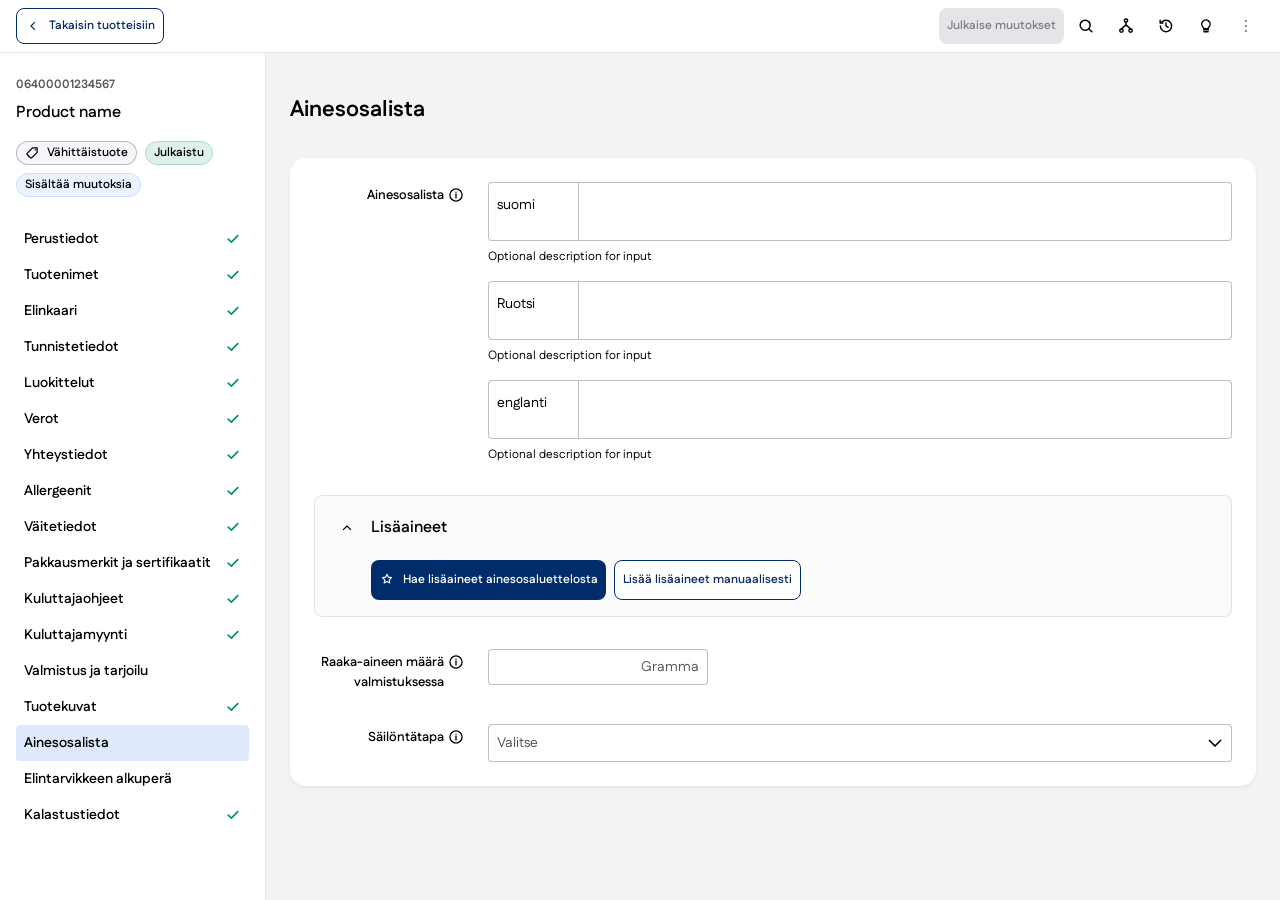
<file: proto/index.html>
<!doctype html>
<html lang="fi" class="h-full antialiased">
  <head>
    <meta charset="UTF-8" />
    <link rel="icon" type="image/svg+xml" href="/proto/favicon.svg" />
    <meta name="viewport" content="width=device-width, initial-scale=1.0" />
    <meta name="description" content="Tuotteen ainesosalistan muokkaus" />
    <meta name="robots" content="noindex, nofollow" />
    <title>Ainesosalista</title>
    <script type="module" crossorigin src="/proto/assets/index-P97MSSOm.js"></script>
    <link rel="stylesheet" crossorigin href="/proto/assets/index-zXrFXP0h.css">
  </head>
  <body class="h-full overflow-hidden font-sans">
    <div id="root" class="h-full"></div>
  </body>
</html>
</file>
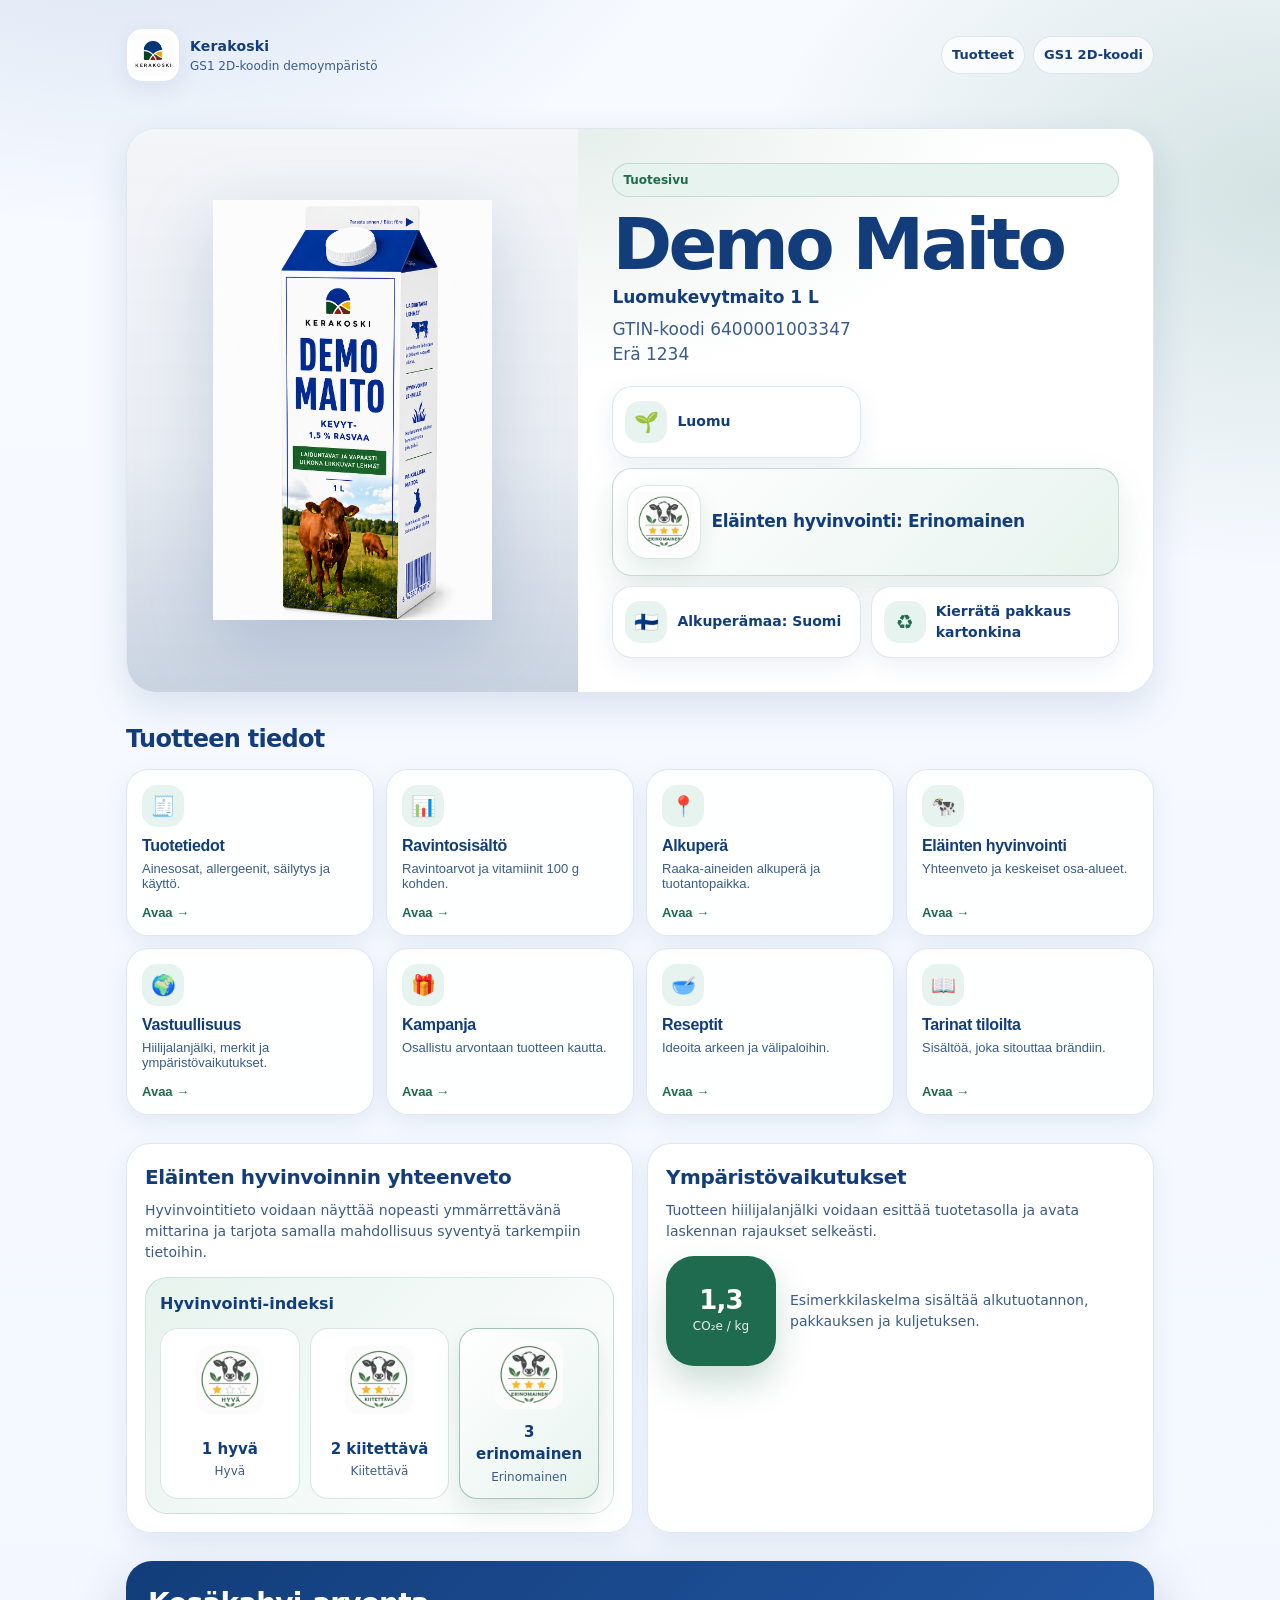
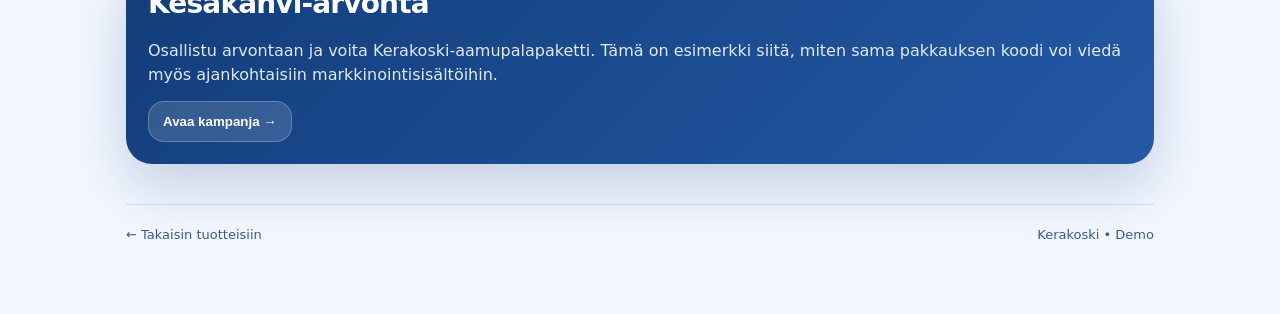
<file: maito.html>
<!doctype html>
<html lang="fi">
<head>
  <meta charset="utf-8" />
  <meta name="viewport" content="width=device-width, initial-scale=1" />
  <title>Demo Maito - Kerakoski</title>
  <meta name="description" content="Demo Maito - mobiilioptimoitu GS1 2D-koodin tuotesivu." />
  <style>
    :root{--blue:#123D7A;--blue2:#2459A6;--green:#1F6B4F;--green2:#E7F3EE;--bg:#F3F7FF;--card:rgba(255,255,255,.92);--ink:#123D7A;--muted:#3A5C8A;--line:rgba(18,61,122,.12);--shadow:0 14px 38px rgba(18,61,122,.12);--soft:0 8px 24px rgba(18,61,122,.08);--radius:24px;--max:1060px}
    *{box-sizing:border-box}html{scroll-behavior:smooth;-webkit-text-size-adjust:100%;text-size-adjust:100%}body{margin:0;font-family:ui-sans-serif,system-ui,-apple-system,Segoe UI,Roboto,Helvetica,Arial,"Apple Color Emoji","Segoe UI Emoji";color:var(--ink);background:radial-gradient(1000px 700px at 10% -10%,rgba(36,89,166,.18),transparent 60%),radial-gradient(900px 650px at 100% 10%,rgba(31,107,79,.16),transparent 58%),linear-gradient(180deg,#F7FAFF 0%,var(--bg) 100%);line-height:1.5}img{max-width:100%;height:auto;display:block}a{color:inherit}h1,h2,h3,p,li,span,strong{hyphens:auto;overflow-wrap:break-word;word-break:normal}.wrap{max-width:var(--max);margin:0 auto;padding:20px 16px 70px}.topbar{display:flex;align-items:center;justify-content:space-between;gap:14px;padding:8px 0 18px}.brand{display:flex;align-items:center;gap:10px;text-decoration:none;min-width:0}.logo{width:54px;height:54px;border-radius:16px;background:#fff;border:1px solid var(--line);box-shadow:var(--soft);display:grid;place-items:center;overflow:hidden;padding:5px;flex:0 0 auto}.logo img{width:100%;height:100%;object-fit:contain}.brand strong{display:block;font-size:14px;letter-spacing:.2px;color:var(--blue)}.brand span{display:block;font-size:12px;color:var(--muted)}.nav{display:flex;gap:8px;flex-wrap:wrap;justify-content:flex-end;font-size:13px}.nav a{text-decoration:none;padding:8px 10px;border-radius:999px;background:rgba(255,255,255,.72);border:1px solid var(--line);color:var(--blue);font-weight:700;white-space:nowrap}@media(max-width:640px){.topbar{align-items:flex-start;flex-direction:column}.nav{justify-content:flex-start}}
    .hero{border-radius:30px;overflow:hidden;background:var(--card);border:1px solid var(--line);box-shadow:var(--shadow)}.heroGrid{display:grid;grid-template-columns:1fr}.heroImage{position:relative;min-height:360px;background:linear-gradient(180deg,rgba(18,61,122,.05),rgba(18,61,122,.12)),#fff;display:flex;align-items:center;justify-content:center;padding:20px}.heroImage:after{content:"";position:absolute;inset:auto 0 0 0;height:42%;background:linear-gradient(180deg,transparent,rgba(18,61,122,.12));pointer-events:none}.heroImage img{max-height:420px;object-fit:contain;position:relative;z-index:1;filter:drop-shadow(0 24px 38px rgba(18,61,122,.18))}.heroInfo{padding:22px;background:radial-gradient(700px 420px at 0% 0%,rgba(31,107,79,.11),transparent 60%),rgba(255,255,255,.88)}.kicker{display:inline-flex;align-items:center;gap:8px;padding:7px 10px;border-radius:999px;background:var(--green2);color:var(--green);border:1px solid rgba(31,107,79,.18);font-size:12px;font-weight:800}h1{margin:14px 0 8px;font-size:clamp(38px,10vw,72px);line-height:.92;letter-spacing:-.05em;color:var(--blue)}.lead{margin:0;font-size:17px;color:var(--muted);max-width:64ch}.lead strong{display:block;margin-bottom:6px;color:var(--blue)}.badges{display:grid;grid-template-columns:repeat(2,minmax(0,1fr));gap:10px;margin-top:18px}.badge{min-height:72px;border-radius:20px;background:#fff;border:1px solid var(--line);box-shadow:var(--soft);padding:12px;display:flex;align-items:center;gap:10px}.badgeIcon{width:42px;height:42px;border-radius:15px;display:grid;place-items:center;background:var(--green2);color:var(--green);flex:0 0 auto;font-size:20px;overflow:hidden}.badgeIcon img{width:100%;height:100%;object-fit:contain}.badge b{display:block;font-size:14px;color:var(--blue)}.badge span{display:none}.badge.highlight{grid-column:span 2;min-height:108px;padding:14px;background:linear-gradient(135deg,#fff,var(--green2));border-color:rgba(31,107,79,.22);box-shadow:0 14px 34px rgba(31,107,79,.12)}.badge.highlight .badgeIcon{width:74px;height:74px;border-radius:20px;background:#fff;border:1px solid rgba(31,107,79,.16);box-shadow:0 10px 22px rgba(31,107,79,.10);padding:6px}.badge.highlight b{font-size:17px;letter-spacing:-.02em}@media(min-width:840px){.heroGrid{grid-template-columns:.88fr 1.12fr}.heroImage{min-height:560px}.heroInfo{display:flex;flex-direction:column;justify-content:center;padding:34px}.badges{grid-template-columns:repeat(2,minmax(0,1fr))}}
    section{margin-top:28px}.sectionHead{margin-bottom:12px}.sectionHead h2{margin:0;font-size:24px;letter-spacing:-.03em;color:var(--blue)}.sectionHead p{display:none}.actionGrid{display:grid;grid-template-columns:repeat(2,minmax(0,1fr));gap:12px}@media(min-width:820px){.actionGrid{grid-template-columns:repeat(4,minmax(0,1fr))}}.actionCard{appearance:none;border:1px solid var(--line);background:rgba(255,255,255,.90);border-radius:22px;box-shadow:var(--soft);padding:15px;text-align:left;color:var(--blue);cursor:pointer;min-height:146px;display:flex;flex-direction:column;justify-content:space-between;transition:transform .18s ease,box-shadow .18s ease,border-color .18s ease}.actionCard:hover{transform:translateY(-3px);box-shadow:0 18px 40px rgba(18,61,122,.14);border-color:rgba(18,61,122,.22)}.actionIcon{width:42px;height:42px;border-radius:15px;display:grid;place-items:center;font-size:20px;background:var(--green2);color:var(--green);margin-bottom:10px}.actionCard h3{margin:0;font-size:16px;letter-spacing:-.02em;color:var(--blue)}.actionCard p{margin:6px 0 0;color:var(--muted);font-size:13px}.openText{margin-top:14px;display:inline-flex;align-items:center;gap:8px;font-size:13px;font-weight:800;color:var(--green)}
    .featured{display:grid;grid-template-columns:1fr;gap:14px}@media(min-width:860px){.featured{grid-template-columns:1fr 1fr}}.panel{border-radius:24px;background:var(--card);border:1px solid var(--line);box-shadow:var(--soft);padding:18px}.panel h3{margin:0 0 8px;font-size:20px;color:var(--blue);letter-spacing:-.02em}.panel p{margin:0;color:var(--muted);font-size:14px}.meter{margin-top:14px;padding:14px;border-radius:22px;background:linear-gradient(135deg,var(--green2),#fff);border:1px solid rgba(31,107,79,.15)}.welfareScale{display:grid;grid-template-columns:1fr;gap:10px;margin-top:12px}.welfareLevel{border-radius:18px;background:#fff;border:1px solid rgba(31,107,79,.16);padding:12px;display:grid;grid-template-columns:68px 1fr;align-items:center;gap:12px;color:var(--muted)}.welfareLevel img{width:68px;height:68px;object-fit:contain;border-radius:14px;background:#fff}.welfareLevel strong{display:block;font-size:15px;color:var(--blue)}.welfareLevel span{display:block;font-size:12px;color:var(--muted);margin-top:2px}.welfareLevel.active{border-color:rgba(31,107,79,.38);box-shadow:0 14px 28px rgba(31,107,79,.12);background:linear-gradient(135deg,#fff,var(--green2))}@media(min-width:520px){.welfareScale{grid-template-columns:repeat(3,1fr)}.welfareLevel{grid-template-columns:1fr;text-align:center}.welfareLevel img{margin:0 auto}}.co2{margin-top:14px;display:flex;align-items:center;gap:14px}.co2Number{width:110px;height:110px;border-radius:28px;background:var(--green);color:#fff;display:grid;place-items:center;text-align:center;flex:0 0 auto;box-shadow:0 18px 34px rgba(31,107,79,.22)}.co2Number b{display:block;font-size:26px;letter-spacing:-.03em;line-height:1}.co2Number span{display:block;font-size:12px;margin-top:4px;opacity:.9}
    .ctaBand{margin-top:28px;border-radius:26px;background:linear-gradient(135deg,var(--blue),#2459A6);color:#fff;padding:22px;box-shadow:0 22px 58px rgba(18,61,122,.22);display:grid;gap:14px}.ctaBand h2{margin:0;font-size:28px;letter-spacing:-.03em;color:#fff}.ctaBand p{margin:0;color:rgba(255,255,255,.88)}.ctaBand button{justify-self:start;appearance:none;border:1px solid rgba(255,255,255,.24);background:rgba(255,255,255,.14);color:#fff;border-radius:16px;padding:12px 14px;font-weight:900;cursor:pointer}footer{margin-top:40px;padding-top:20px;border-top:1px solid var(--line);color:var(--muted);font-size:13px;display:flex;justify-content:space-between;gap:12px;flex-wrap:wrap}
    dialog{border:0;padding:0;width:min(760px,calc(100vw - 28px));border-radius:24px;box-shadow:0 30px 90px rgba(18,61,122,.28);background:#fff;color:var(--blue);overflow:hidden}dialog::backdrop{background:rgba(8,22,48,.42);backdrop-filter:blur(8px)}.modalHead{display:flex;align-items:flex-start;justify-content:space-between;gap:16px;padding:18px;border-bottom:1px solid var(--line);background:linear-gradient(135deg,#fff,var(--bg))}.modalHead h3{margin:0;font-size:22px;letter-spacing:-.03em;color:var(--blue)}.modalHead p{margin:4px 0 0;color:var(--muted);font-size:13px}.closeBtn{appearance:none;border:1px solid var(--line);background:#fff;color:var(--blue);border-radius:999px;width:40px;height:40px;cursor:pointer;font-weight:900;flex:0 0 auto}.modalBody{padding:18px;max-height:70vh;overflow:auto}.modalBody h4{margin:18px 0 6px;font-size:15px;color:var(--green)}.modalBody h4:first-child{margin-top:0}.modalBody p,.modalBody li{color:var(--blue);font-size:14px}.modalBody ul{margin:8px 0 0;padding-left:18px}.infoBox{margin-top:12px;padding:13px;border-radius:18px;background:var(--green2);border:1px solid rgba(31,107,79,.16);color:var(--blue)}.tableWrap{overflow:auto;border-radius:18px;border:1px solid var(--line);margin-top:10px}table{width:100%;min-width:480px;border-collapse:collapse;background:#fff}th,td{padding:10px 12px;text-align:left;border-bottom:1px solid rgba(18,61,122,.08);font-size:13.5px;color:var(--blue)}th{background:#EEF4FF;font-weight:900}td:last-child,th:last-child{text-align:right}tr:last-child td{border-bottom:0}.listGrid{display:grid;gap:10px;margin-top:10px}.miniCard{border-radius:18px;border:1px solid var(--line);background:#fff;padding:12px}.miniCard b{color:var(--blue)}.miniCard span{display:block;color:var(--muted);font-size:13px;margin-top:2px}.evhImage{width:min(360px,100%);margin:14px auto 0;border-radius:18px;border:1px solid var(--line);box-shadow:var(--soft);background:#fff;padding:8px}.fakeLink{display:inline-flex;margin-top:14px;color:var(--green);font-weight:900;text-decoration:none;border-bottom:1px solid rgba(31,107,79,.35)}.welfareBatch{margin-top:12px;display:grid;gap:10px}.welfareRow{display:grid;grid-template-columns:1fr auto auto;align-items:center;gap:10px;border-radius:18px;border:1px solid var(--line);background:#fff;padding:12px}.welfareRow b{color:var(--blue)}.welfareValue{font-weight:900;color:var(--blue)}.welfareEmoji{font-size:24px;line-height:1}
  </style>
</head>
<body>
  <div class="wrap">
    <header class="topbar">
      <a class="brand" href="index.html" aria-label="Kerakoski etusivulle">
        <div class="logo"><img src="Kerakoski logo.png" alt="Kerakoski-logo" onerror="this.style.display='none'"></div>
        <div><strong>Kerakoski</strong><span>GS1 2D-koodin demoympäristö</span></div>
      </a>
      <nav class="nav" aria-label="Sivun navigaatio"><a href="index.html">Tuotteet</a><a href="https://gs1.fi/fi/2dkoodi" target="_blank" rel="noopener">GS1 2D-koodi</a></nav>
    </header>
    <main>
      <section class="hero"><div class="heroGrid"><div class="heroImage"><img src="Demo Maito.png" alt="Demo Maito 1 litran pakkaus" onerror="this.style.display='none'"></div><div class="heroInfo"><span class="kicker">Tuotesivu</span><h1>Demo Maito</h1><p class="lead"><strong>Luomukevytmaito 1 L</strong>GTIN-koodi 6400001003347<br>Erä 1234</p><div class="badges" aria-label="Tuotteen merkinnät"><div class="badge"><div class="badgeIcon">🌱</div><div><b>Luomu</b><span></span></div></div><div class="badge highlight"><div class="badgeIcon"><img src="EVH3_erinomainen.png" alt="Eläinten hyvinvointi erinomainen" onerror="this.style.display='none'"></div><div><b>Eläinten hyvinvointi: Erinomainen</b><span></span></div></div><div class="badge"><div class="badgeIcon">🇫🇮</div><div><b>Alkuperämaa: Suomi</b><span></span></div></div><div class="badge"><div class="badgeIcon">♻️</div><div><b>Kierrätä pakkaus kartonkina</b><span></span></div></div></div></div></div></section>
      <section id="sisallot"><div class="sectionHead"><h2>Tuotteen tiedot</h2><p></p></div><div class="actionGrid"><button class="actionCard" data-open="m-tuotetiedot"><div><div class="actionIcon">🧾</div><h3>Tuotetiedot</h3><p>Ainesosat, allergeenit, säilytys ja käyttö.</p></div><span class="openText">Avaa →</span></button><button class="actionCard" data-open="m-ravinto"><div><div class="actionIcon">📊</div><h3>Ravintosisältö</h3><p>Ravintoarvot ja vitamiinit 100 g kohden.</p></div><span class="openText">Avaa →</span></button><button class="actionCard" data-open="m-alkupera"><div><div class="actionIcon">📍</div><h3>Alkuperä</h3><p>Raaka-aineiden alkuperä ja tuotantopaikka.</p></div><span class="openText">Avaa →</span></button><button class="actionCard" data-open="m-hyvinvointi"><div><div class="actionIcon">🐄</div><h3>Eläinten hyvinvointi</h3><p>Yhteenveto ja keskeiset osa-alueet.</p></div><span class="openText">Avaa →</span></button><button class="actionCard" data-open="m-vastuullisuus"><div><div class="actionIcon">🌍</div><h3>Vastuullisuus</h3><p>Hiilijalanjälki, merkit ja ympäristövaikutukset.</p></div><span class="openText">Avaa →</span></button><button class="actionCard" data-open="m-kampanja"><div><div class="actionIcon">🎁</div><h3>Kampanja</h3><p>Osallistu arvontaan tuotteen kautta.</p></div><span class="openText">Avaa →</span></button><button class="actionCard" data-open="m-reseptit"><div><div class="actionIcon">🥣</div><h3>Reseptit</h3><p>Ideoita arkeen ja välipaloihin.</p></div><span class="openText">Avaa →</span></button><button class="actionCard" data-open="m-tarinat"><div><div class="actionIcon">📖</div><h3>Tarinat tiloilta</h3><p>Sisältöä, joka sitouttaa brändiin.</p></div><span class="openText">Avaa →</span></button></div></section>
      <section class="featured" aria-label="Nostot"><article class="panel"><h3>Eläinten hyvinvoinnin yhteenveto</h3><p>Hyvinvointitieto voidaan näyttää nopeasti ymmärrettävänä mittarina ja tarjota samalla mahdollisuus syventyä tarkempiin tietoihin.</p><div class="meter"><strong>Hyvinvointi-indeksi</strong><div class="welfareScale">
              <div class="welfareLevel">
                <img src="EHV1_hyva.png" alt="1 hyvä" onerror="this.style.display='none'">
                <div><strong>1 hyvä</strong><span>Hyvä</span></div>
              </div>
              <div class="welfareLevel">
                <img src="EVH2_kiitettava.png" alt="2 kiitettävä" onerror="this.style.display='none'">
                <div><strong>2 kiitettävä</strong><span>Kiitettävä</span></div>
              </div>
              <div class="welfareLevel active">
                <img src="EVH3_erinomainen.png" alt="3 erinomainen" onerror="this.style.display='none'">
                <div><strong>3 erinomainen</strong><span>Erinomainen</span></div>
              </div>
            </div>
          </div>
        </article><article class="panel"><h3>Ympäristövaikutukset</h3><p>Tuotteen hiilijalanjälki voidaan esittää tuotetasolla ja avata laskennan rajaukset selkeästi.</p><div class="co2"><div class="co2Number"><div><b>1,3</b><span>CO₂e / kg</span></div></div><p>Esimerkkilaskelma sisältää alkutuotannon, pakkauksen ja kuljetuksen.</p></div></article></section>
      <section class="ctaBand"><h2>Kesäkahvi-arvonta</h2><p>Osallistu arvontaan ja voita Kerakoski-aamupalapaketti. Tämä on esimerkki siitä, miten sama pakkauksen koodi voi viedä myös ajankohtaisiin markkinointisisältöihin.</p><button type="button" data-open="m-kampanja">Avaa kampanja →</button></section><footer><span><a href="index.html" style="text-decoration:none;">← Takaisin tuotteisiin</a></span><span>Kerakoski • Demo</span></footer>
    </main>
  </div>
  <dialog id="m-tuotetiedot"><div class="modalHead"><div><h3>Tuotetiedot</h3><p>Ainesosat, allergeenit, säilytys, käyttö, kierrätys ja väitteet.</p></div><button class="closeBtn" data-close aria-label="Sulje">✕</button></div><div class="modalBody"><h4>Kuvaus</h4><p>Kerakoski Luomu kevytmaito tulee tiloilta, joissa lehmät saavat liikkua, mennä syömään ja levätä vapaasti omaan tahtiinsa pihattonavetassa ja ovat laitumella koko kesän. Raikkaan ja lempeän makuinen luomumaito on nautittavissa sellaisenaan tai käytettävissä leivonnassa ja ruoanlaitossa.</p><h4>Ainesosat</h4><p>Suomalainen luomumaito.</p><h4>Allergeenit</h4><p>Sisältää maitoa.</p><h4>Säilytysohje</h4><p>Säilytettävä valolta suojattuna 0–6 °C:ssa. Säilyy avattuna jääkaapissa 3–4 päivää.</p><h4>Käyttöohje</h4><p>Ravistettava ennen käyttöä.</p><h4>Pakkauksen kierrätys</h4><p>Huuhtele ja litistä. Kierrätä tölkki kartonkina.</p><h4>Väitteet</h4><ul><li>Ei lisättyä sokeria</li><li>Lisäaineeton</li><li>Vähärasvainen</li><li>Säilöntäaineeton</li></ul></div></dialog>
  <dialog id="m-ravinto"><div class="modalHead"><div><h3>Ravintosisältö</h3><p>Ravintoarvot 100 g kohden.</p></div><button class="closeBtn" data-close aria-label="Sulje">✕</button></div><div class="modalBody"><div class="tableWrap"><table><thead><tr><th>Ravintoarvoilmoitus</th><th>100 g</th><th>RI*</th></tr></thead><tbody><tr><td>Energia</td><td>193 kJ / 46 kcal</td><td></td></tr><tr><td>Rasva</td><td>1,5 g</td><td></td></tr><tr><td>josta tyydyttyneitä rasvoja</td><td>0,9 g</td><td></td></tr><tr><td>josta kertatyydyttymättömiä rasvoja</td><td>0,3 g</td><td></td></tr><tr><td>Hiilihydraatit</td><td>4,8 g</td><td></td></tr><tr><td>josta sokereita</td><td>4,8 g</td><td></td></tr><tr><td>Proteiinia</td><td>3,3 g</td><td></td></tr><tr><td>Suola</td><td>0,10 g</td><td></td></tr><tr><td>Kalsium</td><td>120 mg</td><td>15 %</td></tr><tr><td>Jodi</td><td>16 µg</td><td>10 %</td></tr><tr><td>Natrium</td><td>40 mg</td><td></td></tr><tr><td>Riboflaviini</td><td>0,2 mg</td><td>12 %</td></tr><tr><td>B12-vitamiini</td><td>0,4 µg</td><td>16 %</td></tr><tr><td>Laktoosia</td><td>4,8 g</td><td></td></tr></tbody></table></div><p style="font-size:12px;color:var(--muted);margin-top:10px;">*RI = saannin vertailuarvo.</p></div></dialog>
  <dialog id="m-alkupera"><div class="modalHead"><div><h3>Alkuperä</h3><p>Raaka-aineiden alkuperä ja tuotantopaikka.</p></div><button class="closeBtn" data-close aria-label="Sulje">✕</button></div><div class="modalBody"><div class="listGrid"><div class="miniCard"><b>Alkuperämaa</b><span>Suomi</span></div><div class="miniCard"><b>Lypsymaa</b><span>Suomi</span></div><div class="miniCard"><b>Valmistusmaa</b><span>Suomi</span></div><div class="miniCard"><b>Pakkaus</b><span>Luomumaidon pakkausta Riihimäellä ja Oulussa.</span></div></div><div class="infoBox">Tähän voidaan lisätä myöhemmin tilakohtainen tieto, alue, kartta tai lista tiloista, joilta maito on kerätty.</div></div></dialog>
  <dialog id="m-hyvinvointi"><div class="modalHead"><div><h3>Eläinten hyvinvointi</h3><p>Yhteenveto ja mahdollisuus syventyä tarkempiin tietoihin.</p></div><button class="closeBtn" data-close aria-label="Sulje">✕</button></div><div class="modalBody"><h4>Yhteenveto</h4><p><strong>Hyvinvointi-indeksi: 3 / erinomainen.</strong> Mittari on esimerkkiesitys siitä, miten hyvinvointitietoa voisi avata kuluttajalle.</p><img class="evhImage" src="EVH3_erinomainen.png" alt="Eläinten hyvinvointi erinomainen" onerror="this.style.display='none'"><h4>Tämän tuote-erän raaka-aineiden eläinten hyvinvointititiedot</h4><div class="welfareBatch"><div class="welfareRow"><b>Ruokinta</b><span class="welfareValue">1,36</span><span class="welfareEmoji">🟢</span></div><div class="welfareRow"><b>Terveys</b><span class="welfareValue">1,33</span><span class="welfareEmoji">🟢</span></div><div class="welfareRow"><b>Olosuhteet</b><span class="welfareValue">1,23</span><span class="welfareEmoji">🟢</span></div><div class="welfareRow"><b>Käyttäytyminen</b><span class="welfareValue">1,28</span><span class="welfareEmoji">🟢</span></div></div><h4>Keskeiset osa-alueet</h4><div class="listGrid"><div class="miniCard"><b>Ruokinta</b><span>Ruokinta ja veden saatavuus kunnossa.</span></div><div class="miniCard"><b>Olosuhteet</b><span>Pihattonavetta ja laidunkausi kesällä.</span></div><div class="miniCard"><b>Terveys</b><span>Viimeisin terveystarkastuspäivä ja tilastotiedot voidaan näyttää tässä.</span></div><div class="miniCard"><b>Käyttäytyminen</b><span>Mahdollisuus liikkua, levätä ja syödä omaan tahtiin.</span></div></div><a class="fakeLink" href="#" onclick="return false;">Katso tarkemmat tiedot →</a><div class="infoBox">Laajennettuna näkymä voisi sisältää auditointipäivän, tilastot, alueen ja linkin yleiseen hyvinvoinnin mittaamisen kuvaukseen.</div></div></dialog>
  <dialog id="m-vastuullisuus"><div class="modalHead"><div><h3>Vastuullisuus ja ympäristövaikutukset</h3><p>Hiilijalanjälki, merkit ja ympäristövaikutukset.</p></div><button class="closeBtn" data-close aria-label="Sulje">✕</button></div><div class="modalBody"><h4>Hiilijalanjälki</h4><p><strong>1,3 CO₂e / kg.</strong> Hiilijalanjälki, laskentamalli noudattaa ISO 14067 -standardia. Laskettu raaka-aineesta maatilalta tehtaanportille.</p><h4>Sertifikaatit ja merkit</h4><p>Luomu- ja hyvinvointimerkinnöille varattu paikka.</p></div></dialog>
  <dialog id="m-kampanja"><div class="modalHead"><div><h3>Kesäkahvi-arvonta</h3><p>Esimerkki tuotteen kautta avautuvasta kampanjasta.</p></div><button class="closeBtn" data-close aria-label="Sulje">✕</button></div><div class="modalBody"><p><strong>Osallistu arvontaan ja voita Kerakoski-aamupalapaketti.</strong></p><ul><li>Vastaa kysymykseen: mikä on paras maitoreseptisi?</li><li>Jätä yhteystietosi arvontaa varten.</li><li>Arvonta päättyy 30.6.</li></ul><div class="infoBox">Kampanjoita voidaan päivittää ilman pakkauksen uudistamista.</div></div></dialog>
  <dialog id="m-reseptit"><div class="modalHead"><div><h3>Reseptit</h3><p>Arjen ideat ja ruokainspiraatio.</p></div><button class="closeBtn" data-close aria-label="Sulje">✕</button></div><div class="modalBody"><h4>Aamun marjasmoothie</h4><p>Sekoita Demo Maitoa, marjoja, kaurahiutaleita ja banaania. Tarjoile kylmänä.</p><h4>Pehmeät letut</h4><p>Käytä maitoa lettutaikinassa ja tarjoile marjojen kanssa.</p><h4>Kaakaohetki</h4><p>Lämmitä maito ja lisää kaakaojauhetta. Viimeistele kanelilla.</p></div></dialog>
  <dialog id="m-tarinat"><div class="modalHead"><div><h3>Tarinat tiloilta</h3><p>Sisältöä, joka sitouttaa brändiin.</p></div><button class="closeBtn" data-close aria-label="Sulje">✕</button></div><div class="modalBody"><h4>Tapaa päivän lehmä</h4><p>Tässä voisi esitellä tilan, eläimen tai maidon matkan tilalta pakkaukseen.</p><h4>Maidon matka</h4><p>Lyhyt tarina siitä, miten maito kerätään, kuljetetaan, pakataan ja päätyy kauppaan.</p><div class="infoBox">Brändisisältö voi vaihtua kampanjan, vuodenajan, maan tai käyttäjän tilanteen mukaan.</div></div></dialog>
  <script>(function(){const openers=document.querySelectorAll('[data-open]');const closers=document.querySelectorAll('[data-close]');function openDialog(id){const d=document.getElementById(id);if(!d)return;if(typeof d.showModal==='function')d.showModal();else d.setAttribute('open','')}function closeDialog(d){if(!d)return;if(typeof d.close==='function')d.close();else d.removeAttribute('open')}openers.forEach(el=>{el.addEventListener('click',e=>{e.preventDefault();openDialog(el.getAttribute('data-open'))})});closers.forEach(btn=>{btn.addEventListener('click',()=>closeDialog(btn.closest('dialog')))});document.querySelectorAll('dialog').forEach(d=>{d.addEventListener('click',e=>{const r=d.getBoundingClientRect();const inside=e.clientX>=r.left&&e.clientX<=r.right&&e.clientY>=r.top&&e.clientY<=r.bottom;if(!inside)closeDialog(d)})})})();</script>
</body>
</html>
</file>
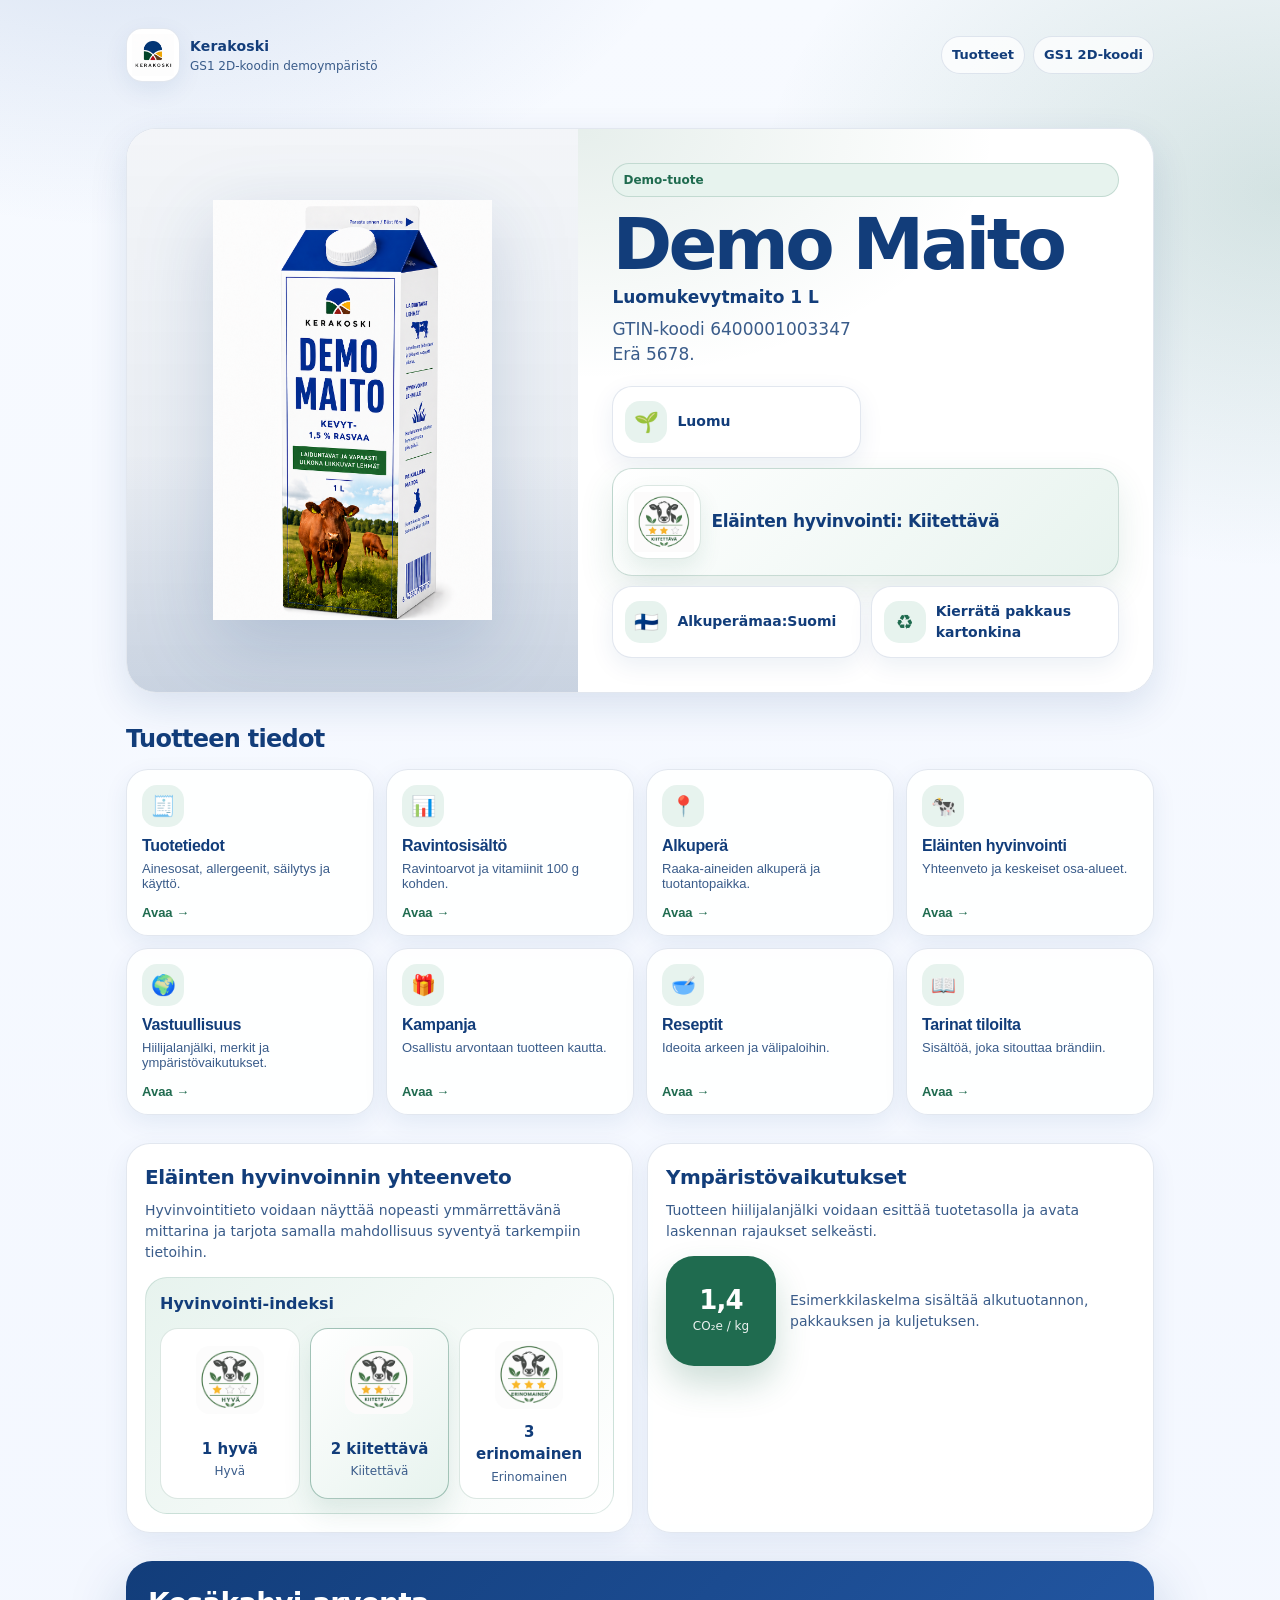
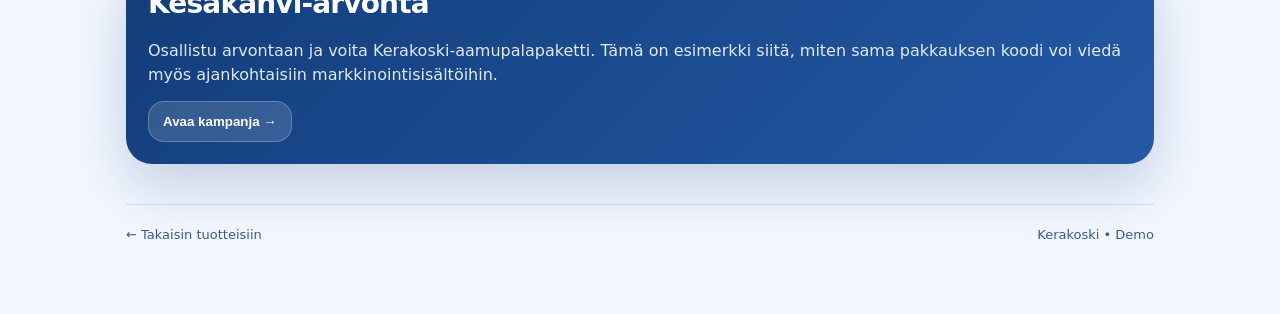
<file: maito_2.html>
<!doctype html>
<html lang="fi">
<head>
  <meta charset="utf-8" />
  <meta name="viewport" content="width=device-width, initial-scale=1" />
  <title>Demo Maito - Kerakoski</title>
  <meta name="description" content="Demo Maito - mobiilioptimoitu GS1 2D-koodin tuotesivu." />
  <style>
    :root{--blue:#123D7A;--blue2:#2459A6;--green:#1F6B4F;--green2:#E7F3EE;--bg:#F3F7FF;--card:rgba(255,255,255,.92);--ink:#123D7A;--muted:#3A5C8A;--line:rgba(18,61,122,.12);--shadow:0 14px 38px rgba(18,61,122,.12);--soft:0 8px 24px rgba(18,61,122,.08);--radius:24px;--max:1060px}
    *{box-sizing:border-box}html{scroll-behavior:smooth;-webkit-text-size-adjust:100%;text-size-adjust:100%}body{margin:0;font-family:ui-sans-serif,system-ui,-apple-system,Segoe UI,Roboto,Helvetica,Arial,"Apple Color Emoji","Segoe UI Emoji";color:var(--ink);background:radial-gradient(1000px 700px at 10% -10%,rgba(36,89,166,.18),transparent 60%),radial-gradient(900px 650px at 100% 10%,rgba(31,107,79,.16),transparent 58%),linear-gradient(180deg,#F7FAFF 0%,var(--bg) 100%);line-height:1.5}img{max-width:100%;height:auto;display:block}a{color:inherit}h1,h2,h3,p,li,span,strong{hyphens:auto;overflow-wrap:break-word;word-break:normal}.wrap{max-width:var(--max);margin:0 auto;padding:20px 16px 70px}.topbar{display:flex;align-items:center;justify-content:space-between;gap:14px;padding:8px 0 18px}.brand{display:flex;align-items:center;gap:10px;text-decoration:none;min-width:0}.logo{width:54px;height:54px;border-radius:16px;background:#fff;border:1px solid var(--line);box-shadow:var(--soft);display:grid;place-items:center;overflow:hidden;padding:5px;flex:0 0 auto}.logo img{width:100%;height:100%;object-fit:contain}.brand strong{display:block;font-size:14px;letter-spacing:.2px;color:var(--blue)}.brand span{display:block;font-size:12px;color:var(--muted)}.nav{display:flex;gap:8px;flex-wrap:wrap;justify-content:flex-end;font-size:13px}.nav a{text-decoration:none;padding:8px 10px;border-radius:999px;background:rgba(255,255,255,.72);border:1px solid var(--line);color:var(--blue);font-weight:700;white-space:nowrap}@media(max-width:640px){.topbar{align-items:flex-start;flex-direction:column}.nav{justify-content:flex-start}}
    .hero{border-radius:30px;overflow:hidden;background:var(--card);border:1px solid var(--line);box-shadow:var(--shadow)}.heroGrid{display:grid;grid-template-columns:1fr}.heroImage{position:relative;min-height:360px;background:linear-gradient(180deg,rgba(18,61,122,.05),rgba(18,61,122,.12)),#fff;display:flex;align-items:center;justify-content:center;padding:20px}.heroImage:after{content:"";position:absolute;inset:auto 0 0 0;height:42%;background:linear-gradient(180deg,transparent,rgba(18,61,122,.12));pointer-events:none}.heroImage img{max-height:420px;object-fit:contain;position:relative;z-index:1;filter:drop-shadow(0 24px 38px rgba(18,61,122,.18))}.heroInfo{padding:22px;background:radial-gradient(700px 420px at 0% 0%,rgba(31,107,79,.11),transparent 60%),rgba(255,255,255,.88)}.kicker{display:inline-flex;align-items:center;gap:8px;padding:7px 10px;border-radius:999px;background:var(--green2);color:var(--green);border:1px solid rgba(31,107,79,.18);font-size:12px;font-weight:800}h1{margin:14px 0 8px;font-size:clamp(38px,10vw,72px);line-height:.92;letter-spacing:-.05em;color:var(--blue)}.lead{margin:0;font-size:17px;color:var(--muted);max-width:64ch}.lead strong{display:block;margin-bottom:6px;color:var(--blue)}.badges{display:grid;grid-template-columns:repeat(2,minmax(0,1fr));gap:10px;margin-top:18px}.badge{min-height:72px;border-radius:20px;background:#fff;border:1px solid var(--line);box-shadow:var(--soft);padding:12px;display:flex;align-items:center;gap:10px}.badgeIcon{width:42px;height:42px;border-radius:15px;display:grid;place-items:center;background:var(--green2);color:var(--green);flex:0 0 auto;font-size:20px;overflow:hidden}.badgeIcon img{width:100%;height:100%;object-fit:contain}.badge b{display:block;font-size:14px;color:var(--blue)}.badge span{display:none}.badge.highlight{grid-column:span 2;min-height:108px;padding:14px;background:linear-gradient(135deg,#fff,var(--green2));border-color:rgba(31,107,79,.22);box-shadow:0 14px 34px rgba(31,107,79,.12)}.badge.highlight .badgeIcon{width:74px;height:74px;border-radius:20px;background:#fff;border:1px solid rgba(31,107,79,.16);box-shadow:0 10px 22px rgba(31,107,79,.10);padding:6px}.badge.highlight b{font-size:17px;letter-spacing:-.02em}@media(min-width:840px){.heroGrid{grid-template-columns:.88fr 1.12fr}.heroImage{min-height:560px}.heroInfo{display:flex;flex-direction:column;justify-content:center;padding:34px}.badges{grid-template-columns:repeat(2,minmax(0,1fr))}}
    section{margin-top:28px}.sectionHead{margin-bottom:12px}.sectionHead h2{margin:0;font-size:24px;letter-spacing:-.03em;color:var(--blue)}.sectionHead p{display:none}.actionGrid{display:grid;grid-template-columns:repeat(2,minmax(0,1fr));gap:12px}@media(min-width:820px){.actionGrid{grid-template-columns:repeat(4,minmax(0,1fr))}}.actionCard{appearance:none;border:1px solid var(--line);background:rgba(255,255,255,.90);border-radius:22px;box-shadow:var(--soft);padding:15px;text-align:left;color:var(--blue);cursor:pointer;min-height:146px;display:flex;flex-direction:column;justify-content:space-between;transition:transform .18s ease,box-shadow .18s ease,border-color .18s ease}.actionCard:hover{transform:translateY(-3px);box-shadow:0 18px 40px rgba(18,61,122,.14);border-color:rgba(18,61,122,.22)}.actionIcon{width:42px;height:42px;border-radius:15px;display:grid;place-items:center;font-size:20px;background:var(--green2);color:var(--green);margin-bottom:10px}.actionCard h3{margin:0;font-size:16px;letter-spacing:-.02em;color:var(--blue)}.actionCard p{margin:6px 0 0;color:var(--muted);font-size:13px}.openText{margin-top:14px;display:inline-flex;align-items:center;gap:8px;font-size:13px;font-weight:800;color:var(--green)}
    .featured{display:grid;grid-template-columns:1fr;gap:14px}@media(min-width:860px){.featured{grid-template-columns:1fr 1fr}}.panel{border-radius:24px;background:var(--card);border:1px solid var(--line);box-shadow:var(--soft);padding:18px}.panel h3{margin:0 0 8px;font-size:20px;color:var(--blue);letter-spacing:-.02em}.panel p{margin:0;color:var(--muted);font-size:14px}.meter{margin-top:14px;padding:14px;border-radius:22px;background:linear-gradient(135deg,var(--green2),#fff);border:1px solid rgba(31,107,79,.15)}.welfareScale{display:grid;grid-template-columns:1fr;gap:10px;margin-top:12px}.welfareLevel{border-radius:18px;background:#fff;border:1px solid rgba(31,107,79,.16);padding:12px;display:grid;grid-template-columns:68px 1fr;align-items:center;gap:12px;color:var(--muted)}.welfareLevel img{width:68px;height:68px;object-fit:contain;border-radius:14px;background:#fff}.welfareLevel strong{display:block;font-size:15px;color:var(--blue)}.welfareLevel span{display:block;font-size:12px;color:var(--muted);margin-top:2px}.welfareLevel.active{border-color:rgba(31,107,79,.38);box-shadow:0 14px 28px rgba(31,107,79,.12);background:linear-gradient(135deg,#fff,var(--green2))}@media(min-width:520px){.welfareScale{grid-template-columns:repeat(3,1fr)}.welfareLevel{grid-template-columns:1fr;text-align:center}.welfareLevel img{margin:0 auto}}.co2{margin-top:14px;display:flex;align-items:center;gap:14px}.co2Number{width:110px;height:110px;border-radius:28px;background:var(--green);color:#fff;display:grid;place-items:center;text-align:center;flex:0 0 auto;box-shadow:0 18px 34px rgba(31,107,79,.22)}.co2Number b{display:block;font-size:26px;letter-spacing:-.03em;line-height:1}.co2Number span{display:block;font-size:12px;margin-top:4px;opacity:.9}
    .ctaBand{margin-top:28px;border-radius:26px;background:linear-gradient(135deg,var(--blue),#2459A6);color:#fff;padding:22px;box-shadow:0 22px 58px rgba(18,61,122,.22);display:grid;gap:14px}.ctaBand h2{margin:0;font-size:28px;letter-spacing:-.03em;color:#fff}.ctaBand p{margin:0;color:rgba(255,255,255,.88)}.ctaBand button{justify-self:start;appearance:none;border:1px solid rgba(255,255,255,.24);background:rgba(255,255,255,.14);color:#fff;border-radius:16px;padding:12px 14px;font-weight:900;cursor:pointer}footer{margin-top:40px;padding-top:20px;border-top:1px solid var(--line);color:var(--muted);font-size:13px;display:flex;justify-content:space-between;gap:12px;flex-wrap:wrap}
    dialog{border:0;padding:0;width:min(760px,calc(100vw - 28px));border-radius:24px;box-shadow:0 30px 90px rgba(18,61,122,.28);background:#fff;color:var(--blue);overflow:hidden}dialog::backdrop{background:rgba(8,22,48,.42);backdrop-filter:blur(8px)}.modalHead{display:flex;align-items:flex-start;justify-content:space-between;gap:16px;padding:18px;border-bottom:1px solid var(--line);background:linear-gradient(135deg,#fff,var(--bg))}.modalHead h3{margin:0;font-size:22px;letter-spacing:-.03em;color:var(--blue)}.modalHead p{margin:4px 0 0;color:var(--muted);font-size:13px}.closeBtn{appearance:none;border:1px solid var(--line);background:#fff;color:var(--blue);border-radius:999px;width:40px;height:40px;cursor:pointer;font-weight:900;flex:0 0 auto}.modalBody{padding:18px;max-height:70vh;overflow:auto}.modalBody h4{margin:18px 0 6px;font-size:15px;color:var(--green)}.modalBody h4:first-child{margin-top:0}.modalBody p,.modalBody li{color:var(--blue);font-size:14px}.modalBody ul{margin:8px 0 0;padding-left:18px}.infoBox{margin-top:12px;padding:13px;border-radius:18px;background:var(--green2);border:1px solid rgba(31,107,79,.16);color:var(--blue)}.tableWrap{overflow:auto;border-radius:18px;border:1px solid var(--line);margin-top:10px}table{width:100%;min-width:480px;border-collapse:collapse;background:#fff}th,td{padding:10px 12px;text-align:left;border-bottom:1px solid rgba(18,61,122,.08);font-size:13.5px;color:var(--blue)}th{background:#EEF4FF;font-weight:900}td:last-child,th:last-child{text-align:right}tr:last-child td{border-bottom:0}.listGrid{display:grid;gap:10px;margin-top:10px}.miniCard{border-radius:18px;border:1px solid var(--line);background:#fff;padding:12px}.miniCard b{color:var(--blue)}.miniCard span{display:block;color:var(--muted);font-size:13px;margin-top:2px}.evhImage{width:min(360px,100%);margin:14px auto 0;border-radius:18px;border:1px solid var(--line);box-shadow:var(--soft);background:#fff;padding:8px}.fakeLink{display:inline-flex;margin-top:14px;color:var(--green);font-weight:900;text-decoration:none;border-bottom:1px solid rgba(31,107,79,.35)}.welfareBatch{margin-top:12px;display:grid;gap:10px}.welfareRow{display:grid;grid-template-columns:1fr auto auto;align-items:center;gap:10px;border-radius:18px;border:1px solid var(--line);background:#fff;padding:12px}.welfareRow b{color:var(--blue)}.welfareValue{font-weight:900;color:var(--blue)}.welfareEmoji{font-size:24px;line-height:1}
  </style>
</head>
<body>
  <div class="wrap">
    <header class="topbar">
      <a class="brand" href="index.html" aria-label="Kerakoski etusivulle">
        <div class="logo"><img src="Kerakoski logo.png" alt="Kerakoski-logo" onerror="this.style.display='none'"></div>
        <div><strong>Kerakoski</strong><span>GS1 2D-koodin demoympäristö</span></div>
      </a>
      <nav class="nav" aria-label="Sivun navigaatio"><a href="index.html">Tuotteet</a><a href="https://gs1.fi/fi/2dkoodi" target="_blank" rel="noopener">GS1 2D-koodi</a></nav>
    </header>
    <main>
      <section class="hero"><div class="heroGrid"><div class="heroImage"><img src="Demo Maito.png" alt="Demo Maito 1 litran pakkaus" onerror="this.style.display='none'"></div><div class="heroInfo"><span class="kicker">Demo-tuote</span><h1>Demo Maito</h1><p class="lead"><strong>Luomukevytmaito 1 L</strong>GTIN-koodi 6400001003347<br>Erä 5678.</p><div class="badges" aria-label="Tuotteen merkinnät"><div class="badge"><div class="badgeIcon">🌱</div><div><b>Luomu</b><span></span></div></div><div class="badge highlight"><div class="badgeIcon"><img src="EVH2_kiitettava.png" alt="Eläinten hyvinvointi kiitettävä" onerror="this.style.display='none'"></div><div><b>Eläinten hyvinvointi: Kiitettävä</b><span></span></div></div><div class="badge"><div class="badgeIcon">🇫🇮</div><div><b>Alkuperämaa:Suomi</b><span></span></div></div><div class="badge"><div class="badgeIcon">♻️</div><div><b>Kierrätä pakkaus kartonkina</b><span></span></div></div></div></div></div></section>
      <section id="sisallot"><div class="sectionHead"><h2>Tuotteen tiedot</h2><p></p></div><div class="actionGrid"><button class="actionCard" data-open="m-tuotetiedot"><div><div class="actionIcon">🧾</div><h3>Tuotetiedot</h3><p>Ainesosat, allergeenit, säilytys ja käyttö.</p></div><span class="openText">Avaa →</span></button><button class="actionCard" data-open="m-ravinto"><div><div class="actionIcon">📊</div><h3>Ravintosisältö</h3><p>Ravintoarvot ja vitamiinit 100 g kohden.</p></div><span class="openText">Avaa →</span></button><button class="actionCard" data-open="m-alkupera"><div><div class="actionIcon">📍</div><h3>Alkuperä</h3><p>Raaka-aineiden alkuperä ja tuotantopaikka.</p></div><span class="openText">Avaa →</span></button><button class="actionCard" data-open="m-hyvinvointi"><div><div class="actionIcon">🐄</div><h3>Eläinten hyvinvointi</h3><p>Yhteenveto ja keskeiset osa-alueet.</p></div><span class="openText">Avaa →</span></button><button class="actionCard" data-open="m-vastuullisuus"><div><div class="actionIcon">🌍</div><h3>Vastuullisuus</h3><p>Hiilijalanjälki, merkit ja ympäristövaikutukset.</p></div><span class="openText">Avaa →</span></button><button class="actionCard" data-open="m-kampanja"><div><div class="actionIcon">🎁</div><h3>Kampanja</h3><p>Osallistu arvontaan tuotteen kautta.</p></div><span class="openText">Avaa →</span></button><button class="actionCard" data-open="m-reseptit"><div><div class="actionIcon">🥣</div><h3>Reseptit</h3><p>Ideoita arkeen ja välipaloihin.</p></div><span class="openText">Avaa →</span></button><button class="actionCard" data-open="m-tarinat"><div><div class="actionIcon">📖</div><h3>Tarinat tiloilta</h3><p>Sisältöä, joka sitouttaa brändiin.</p></div><span class="openText">Avaa →</span></button></div></section>
      <section class="featured" aria-label="Nostot"><article class="panel"><h3>Eläinten hyvinvoinnin yhteenveto</h3><p>Hyvinvointitieto voidaan näyttää nopeasti ymmärrettävänä mittarina ja tarjota samalla mahdollisuus syventyä tarkempiin tietoihin.</p><div class="meter"><strong>Hyvinvointi-indeksi</strong><div class="welfareScale">
              <div class="welfareLevel">
                <img src="EHV1_hyva.png" alt="1 hyvä" onerror="this.style.display='none'">
                <div><strong>1 hyvä</strong><span>Hyvä</span></div>
              </div>
              <div class="welfareLevel active">
                <img src="EVH2_kiitettava.png" alt="2 kiitettävä" onerror="this.style.display='none'">
                <div><strong>2 kiitettävä</strong><span>Kiitettävä</span></div>
              </div>
              <div class="welfareLevel">
                <img src="EVH3_erinomainen.png" alt="3 erinomainen" onerror="this.style.display='none'">
                <div><strong>3 erinomainen</strong><span>Erinomainen</span></div>
              </div>
            </div>
          </div>
        </article><article class="panel"><h3>Ympäristövaikutukset</h3><p>Tuotteen hiilijalanjälki voidaan esittää tuotetasolla ja avata laskennan rajaukset selkeästi.</p><div class="co2"><div class="co2Number"><div><b>1,4</b><span>CO₂e / kg</span></div></div><p>Esimerkkilaskelma sisältää alkutuotannon, pakkauksen ja kuljetuksen.</p></div></article></section>
      <section class="ctaBand"><h2>Kesäkahvi-arvonta</h2><p>Osallistu arvontaan ja voita Kerakoski-aamupalapaketti. Tämä on esimerkki siitä, miten sama pakkauksen koodi voi viedä myös ajankohtaisiin markkinointisisältöihin.</p><button type="button" data-open="m-kampanja">Avaa kampanja →</button></section><footer><span><a href="index.html" style="text-decoration:none;">← Takaisin tuotteisiin</a></span><span>Kerakoski • Demo</span></footer>
    </main>
  </div>
  <dialog id="m-tuotetiedot"><div class="modalHead"><div><h3>Tuotetiedot</h3><p>Ainesosat, allergeenit, säilytys, käyttö, kierrätys ja väitteet.</p></div><button class="closeBtn" data-close aria-label="Sulje">✕</button></div><div class="modalBody"><h4>Kuvaus</h4><p>Kerakoski Luomu kevytmaito tulee tiloilta, joissa lehmät saavat liikkua, mennä syömään ja levätä vapaasti omaan tahtiinsa pihattonavetassa ja ovat laitumella koko kesän. Raikkaan ja lempeän makuinen luomumaito on nautittavissa sellaisenaan tai käytettävissä leivonnassa ja ruoanlaitossa.</p><h4>Ainesosat</h4><p>Suomalainen luomumaito.</p><h4>Allergeenit</h4><p>Sisältää maitoa.</p><h4>Säilytysohje</h4><p>Säilytettävä valolta suojattuna 0–6 °C:ssa. Säilyy avattuna jääkaapissa 3–4 päivää.</p><h4>Käyttöohje</h4><p>Ravistettava ennen käyttöä.</p><h4>Pakkauksen kierrätys</h4><p>Huuhtele ja litistä. Kierrätä tölkki kartonkina.</p><h4>Väitteet</h4><ul><li>Ei lisättyä sokeria</li><li>Lisäaineeton</li><li>Vähärasvainen</li><li>Säilöntäaineeton</li></ul></div></dialog>
  <dialog id="m-ravinto"><div class="modalHead"><div><h3>Ravintosisältö</h3><p>Ravintoarvot 100 g kohden.</p></div><button class="closeBtn" data-close aria-label="Sulje">✕</button></div><div class="modalBody"><div class="tableWrap"><table><thead><tr><th>Ravintoarvoilmoitus</th><th>100 g</th><th>RI*</th></tr></thead><tbody><tr><td>Energia</td><td>193 kJ / 46 kcal</td><td></td></tr><tr><td>Rasva</td><td>1,5 g</td><td></td></tr><tr><td>josta tyydyttyneitä rasvoja</td><td>0,9 g</td><td></td></tr><tr><td>josta kertatyydyttymättömiä rasvoja</td><td>0,3 g</td><td></td></tr><tr><td>Hiilihydraatit</td><td>4,8 g</td><td></td></tr><tr><td>josta sokereita</td><td>4,8 g</td><td></td></tr><tr><td>Proteiinia</td><td>3,3 g</td><td></td></tr><tr><td>Suola</td><td>0,10 g</td><td></td></tr><tr><td>Kalsium</td><td>120 mg</td><td>15 %</td></tr><tr><td>Jodi</td><td>16 µg</td><td>10 %</td></tr><tr><td>Natrium</td><td>40 mg</td><td></td></tr><tr><td>Riboflaviini</td><td>0,2 mg</td><td>12 %</td></tr><tr><td>B12-vitamiini</td><td>0,4 µg</td><td>16 %</td></tr><tr><td>Laktoosia</td><td>4,8 g</td><td></td></tr></tbody></table></div><p style="font-size:12px;color:var(--muted);margin-top:10px;">*RI = saannin vertailuarvo.</p></div></dialog>
  <dialog id="m-alkupera"><div class="modalHead"><div><h3>Alkuperä</h3><p>Raaka-aineiden alkuperä ja tuotantopaikka.</p></div><button class="closeBtn" data-close aria-label="Sulje">✕</button></div><div class="modalBody"><div class="listGrid"><div class="miniCard"><b>Alkuperämaa</b><span>Suomi</span></div><div class="miniCard"><b>Lypsymaa</b><span>Suomi</span></div><div class="miniCard"><b>Valmistusmaa</b><span>Suomi</span></div><div class="miniCard"><b>Pakkaus</b><span>Luomumaidon pakkausta Riihimäellä ja Oulussa.</span></div></div><div class="infoBox">Tähän voidaan lisätä myöhemmin tilakohtainen tieto, alue, kartta tai lista tiloista, joilta maito on kerätty.</div></div></dialog>
  <dialog id="m-hyvinvointi"><div class="modalHead"><div><h3>Eläinten hyvinvointi</h3><p>Yhteenveto ja mahdollisuus syventyä tarkempiin tietoihin.</p></div><button class="closeBtn" data-close aria-label="Sulje">✕</button></div><div class="modalBody"><h4>Yhteenveto</h4><p><strong>Hyvinvointi-indeksi: 2 / kiitettävä.</strong> Mittari on esimerkkiesitys siitä, miten hyvinvointitietoa voisi avata kuluttajalle.</p><img class="evhImage" src="EVH2_kiitettava.png" alt="Eläinten hyvinvointi kiitettävä" onerror="this.style.display='none'"><h4>Tämän tuote-erän raaka-aineiden eläinten hyvinvointititiedot</h4><div class="welfareBatch"><div class="welfareRow"><b>Ruokinta</b><span class="welfareValue">1,5</span><span class="welfareEmoji">🟡</span></div><div class="welfareRow"><b>Terveys</b><span class="welfareValue">1,43</span><span class="welfareEmoji">🟢</span></div><div class="welfareRow"><b>Olosuhteet</b><span class="welfareValue">1,36</span><span class="welfareEmoji">🟢</span></div><div class="welfareRow"><b>Käyttäytyminen</b><span class="welfareValue">1,5</span><span class="welfareEmoji">🟡</span></div></div><h4>Keskeiset osa-alueet</h4><div class="listGrid"><div class="miniCard"><b>Ravitsemus</b><span>Ruokinta ja veden saatavuus kunnossa.</span></div><div class="miniCard"><b>Olosuhteet</b><span>Pihattonavetta ja laidunkausi kesällä.</span></div><div class="miniCard"><b>Terveys</b><span>Viimeisin terveystarkastuspäivä ja tilastotiedot voidaan näyttää tässä.</span></div><div class="miniCard"><b>Käyttäytyminen</b><span>Mahdollisuus liikkua, levätä ja syödä omaan tahtiin.</span></div></div><a class="fakeLink" href="#" onclick="return false;">Katso tarkemmat tiedot →</a><div class="infoBox">Laajennettuna näkymä voisi sisältää auditointipäivän, tilastot, alueen ja linkin yleiseen hyvinvoinnin mittaamisen kuvaukseen.</div></div></dialog>
  <dialog id="m-vastuullisuus"><div class="modalHead"><div><h3>Vastuullisuus ja ympäristövaikutukset</h3><p>Hiilijalanjälki, merkit ja ympäristövaikutukset.</p></div><button class="closeBtn" data-close aria-label="Sulje">✕</button></div><div class="modalBody"><h4>Hiilijalanjälki</h4><p><strong>1,4 CO₂e / kg.</strong> Hiilijalanjälki, laskentamalli noudattaa ISO 14067 -standardia. Laskettu raaka-aineesta maatilalta tehtaanportille.</p><h4>Sertifikaatit ja merkit</h4><p>Luomu- ja hyvinvointimerkinnöille varattu paikka.</p></div></dialog>
  <dialog id="m-kampanja"><div class="modalHead"><div><h3>Kesäkahvi-arvonta</h3><p>Esimerkki tuotteen kautta avautuvasta kampanjasta.</p></div><button class="closeBtn" data-close aria-label="Sulje">✕</button></div><div class="modalBody"><p><strong>Osallistu arvontaan ja voita Kerakoski-aamupalapaketti.</strong></p><ul><li>Vastaa kysymykseen: mikä on paras maitoreseptisi?</li><li>Jätä yhteystietosi arvontaa varten.</li><li>Arvonta päättyy 30.6.</li></ul><div class="infoBox">Kampanjoita voidaan päivittää ilman pakkauksen uudistamista.</div></div></dialog>
  <dialog id="m-reseptit"><div class="modalHead"><div><h3>Reseptit</h3><p>Arjen ideat ja ruokainspiraatio.</p></div><button class="closeBtn" data-close aria-label="Sulje">✕</button></div><div class="modalBody"><h4>Aamun marjasmoothie</h4><p>Sekoita Demo Maitoa, marjoja, kaurahiutaleita ja banaania. Tarjoile kylmänä.</p><h4>Pehmeät letut</h4><p>Käytä maitoa lettutaikinassa ja tarjoile marjojen kanssa.</p><h4>Kaakaohetki</h4><p>Lämmitä maito ja lisää kaakaojauhetta. Viimeistele kanelilla.</p></div></dialog>
  <dialog id="m-tarinat"><div class="modalHead"><div><h3>Tarinat tiloilta</h3><p>Sisältöä, joka sitouttaa brändiin.</p></div><button class="closeBtn" data-close aria-label="Sulje">✕</button></div><div class="modalBody"><h4>Tapaa päivän lehmä</h4><p>Tässä voisi esitellä tilan, eläimen tai maidon matkan tilalta pakkaukseen.</p><h4>Maidon matka</h4><p>Lyhyt tarina siitä, miten maito kerätään, kuljetetaan, pakataan ja päätyy kauppaan.</p><div class="infoBox">Brändisisältö voi vaihtua kampanjan, vuodenajan, maan tai käyttäjän tilanteen mukaan.</div></div></dialog>
  <script>(function(){const openers=document.querySelectorAll('[data-open]');const closers=document.querySelectorAll('[data-close]');function openDialog(id){const d=document.getElementById(id);if(!d)return;if(typeof d.showModal==='function')d.showModal();else d.setAttribute('open','')}function closeDialog(d){if(!d)return;if(typeof d.close==='function')d.close();else d.removeAttribute('open')}openers.forEach(el=>{el.addEventListener('click',e=>{e.preventDefault();openDialog(el.getAttribute('data-open'))})});closers.forEach(btn=>{btn.addEventListener('click',()=>closeDialog(btn.closest('dialog')))});document.querySelectorAll('dialog').forEach(d=>{d.addEventListener('click',e=>{const r=d.getBoundingClientRect();const inside=e.clientX>=r.left&&e.clientX<=r.right&&e.clientY>=r.top&&e.clientY<=r.bottom;if(!inside)closeDialog(d)})})})();</script>
</body>
</html>
</file>
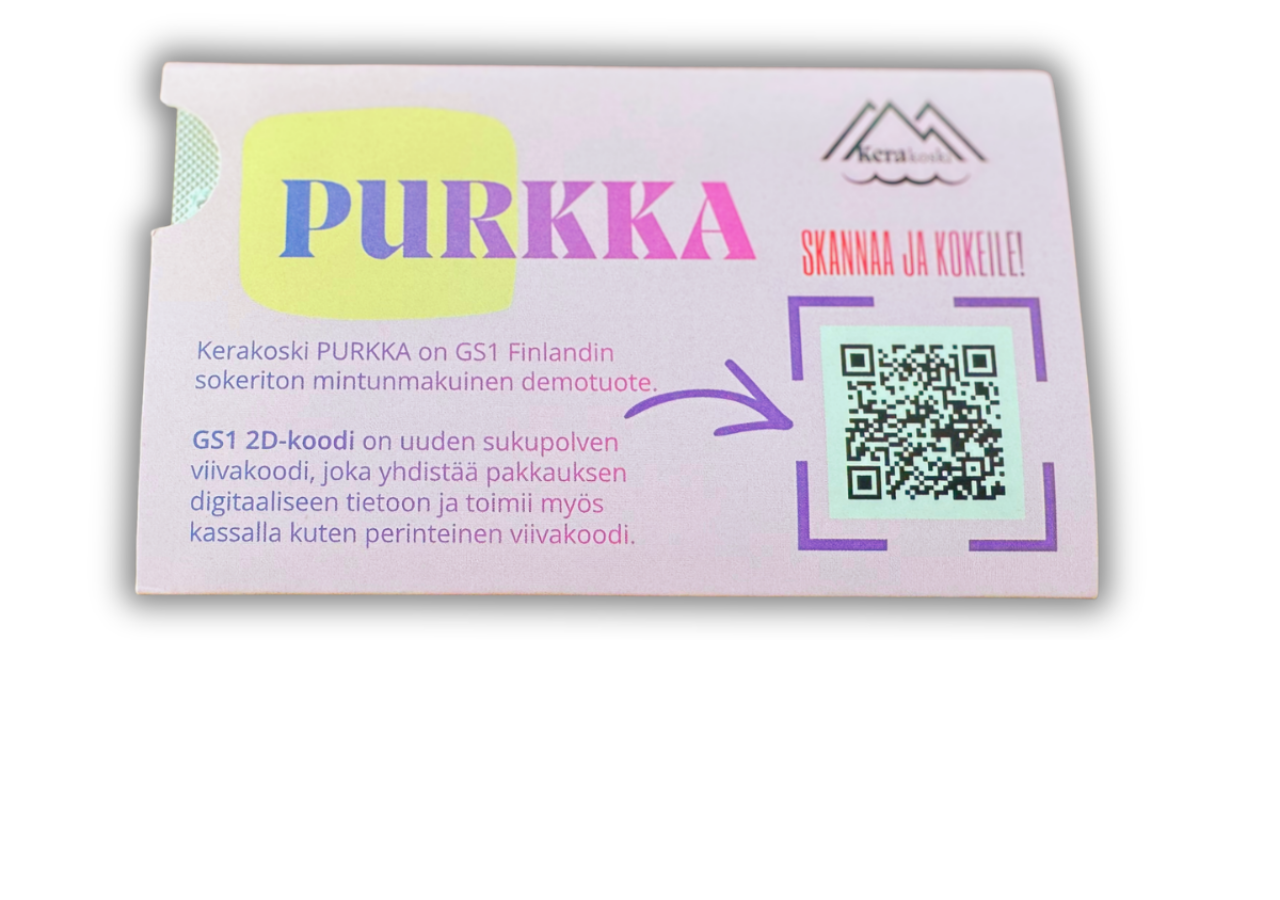
<file: purkka-kuva.html>
<!doctype html>
<html lang="fi">
<head>
  <meta charset="utf-8">
  <title>Kerakoski Purkka</title>

  <style>
    html, body {
      margin: 0;
      padding: 0;
      background: #ffffff;
      height: 100%;
    }

    img {
      width: 100%;
      height: auto;
      display: block;
    }
  </style>
</head>

<body>
  <img src="purkka.png" alt="Kerakoski Purkka">
</body>
</html>
</file>
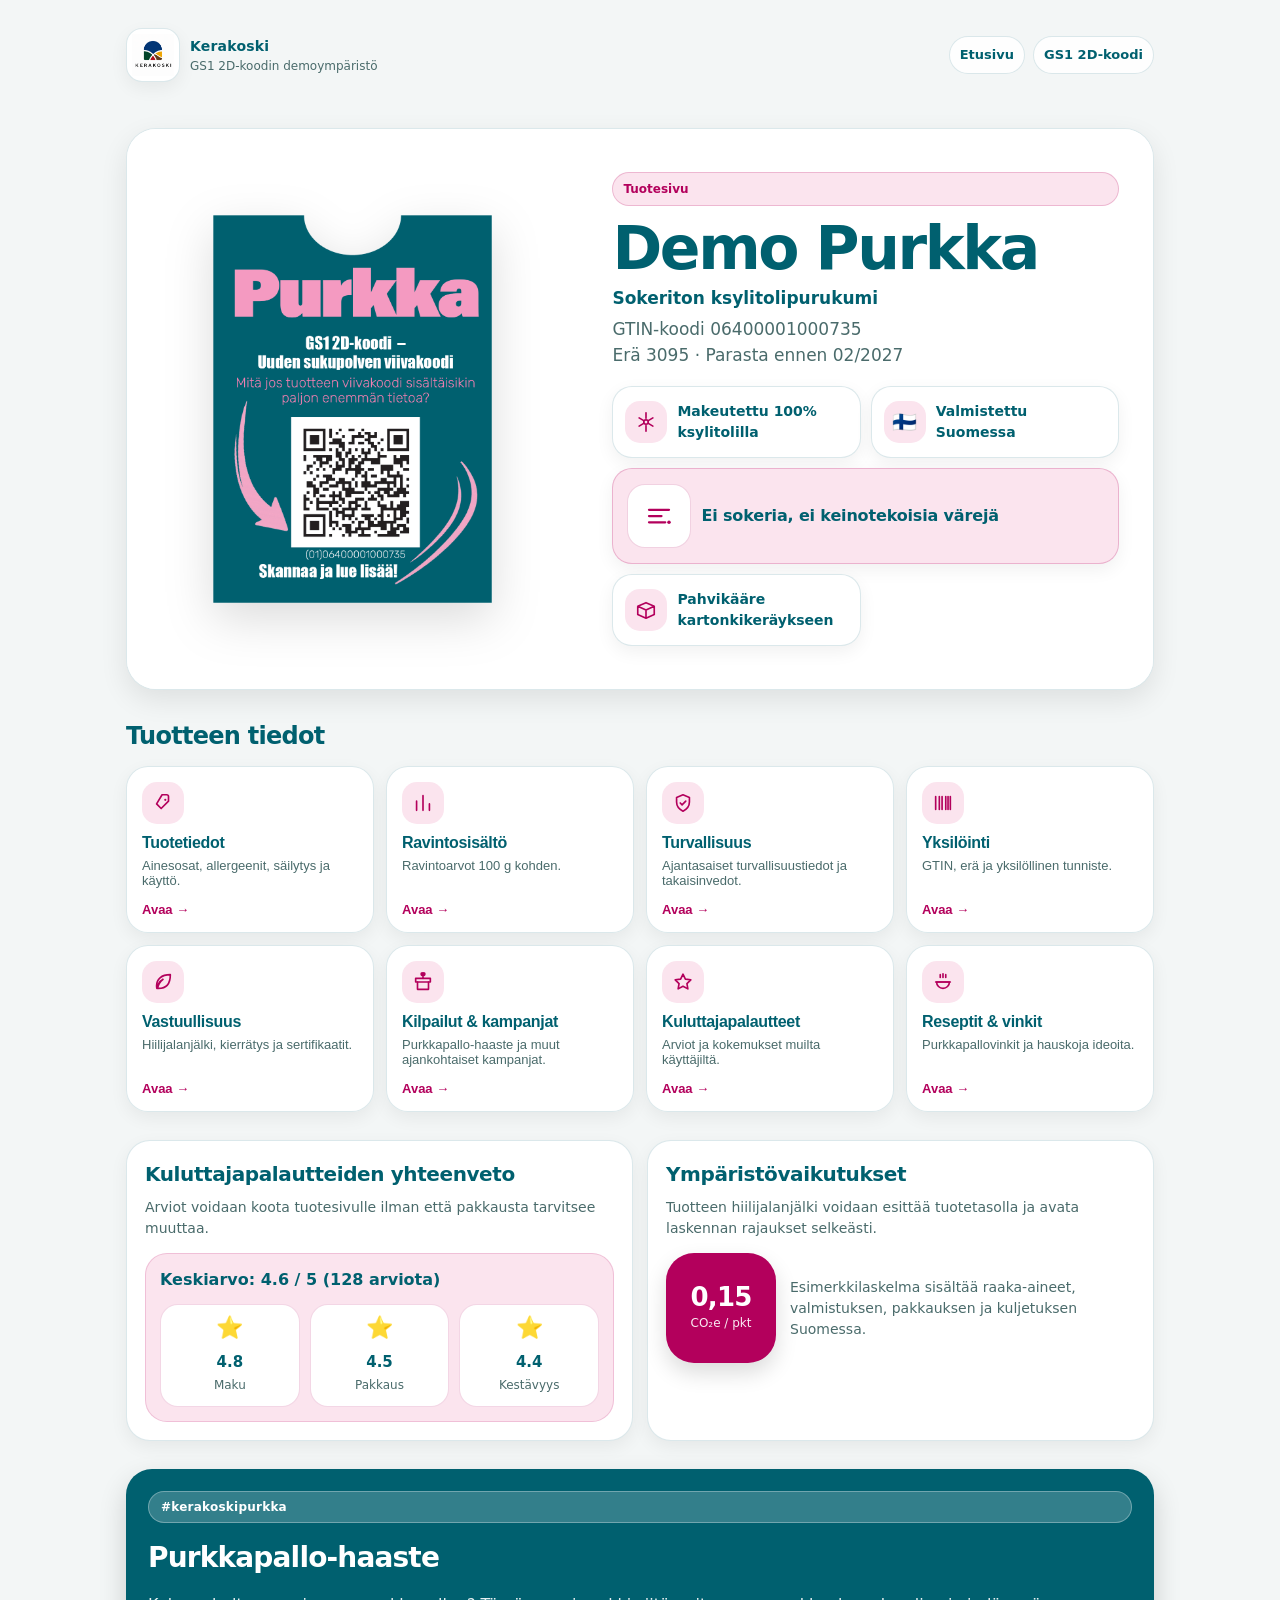
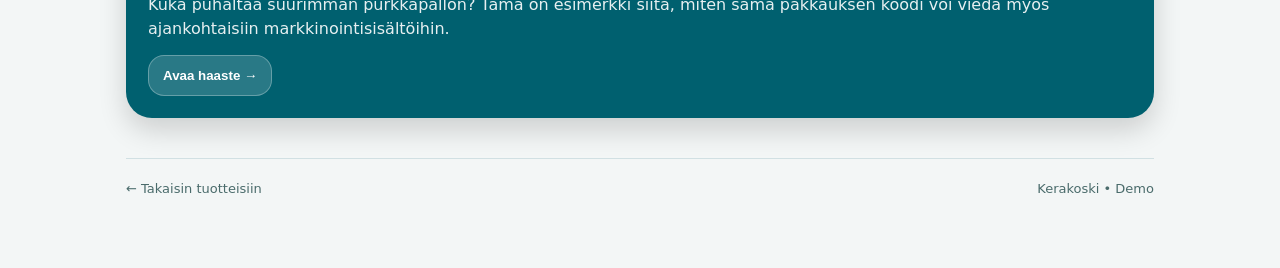
<file: purkka.html>
<!doctype html>
<html lang="fi">
<head>
  <meta charset="utf-8" />
  <meta name="viewport" content="width=device-width, initial-scale=1" />
  <title>Demo Purkka - Kerakoski</title>
  <meta name="description" content="Demo Purkka - mobiilioptimoitu GS1 2D-koodin tuotesivu." />
  <script type="application/ld+json">
  {
  "@context": {
    "gs1": "http://gs1.org/voc/",
    "xsd": "http://www.w3.org/2001/XMLSchema#",
    "@vocab": "http://gs1.org/voc/"
  },
  "@id": "https://id.gs1.org/01/06400001000735",
  "@type": "gs1:FoodBeverageTobaccoProduct",
  "gtin": "06400001000735",
  "productName": [
    {
      "@value": "Kerakoski PURKKA 10 pcs",
      "@language": "en"
    }
  ],
  "brand": {
    "@type": "gs1:Brand",
    "brandName": [
      {
        "@value": "Kerakoski",
        "@language": "en"
      }
    ]
  },
  "productMarketingMessage": [
    {
      "@value": "Kerakoski PURKKA is a sugar-free chewing gum sweetened only with xylitol. The package contains 10 pieces of chewing gum. The product is vegan.",
      "@language": "en"
    }
  ],
  "image": {
        "referencedFileURL": {
            "@id": "https://kerakoski.fi/KerakoskiPurkka.png"
        },
        "@type": "gs1:ReferencedFileDetails"
    },
  "netWeight": {
    "@type": "gs1:QuantitativeValue",
    "value": {
      "@value": "18",
      "@type": "xsd:float"
    },
    "unitCode": "GRM"
  },
  "ingredientStatement": [
    {
      "@value": "sweetener (xylitol 67%), chewing gum base, flavors, thickener (E414), emulsifier (rapeseed lecithin), stabilizer (E422), surface treatment agents (E903, E901, E904), flavor enhancer (E950). May contain soy lecithin.",
      "@language": "en"
    }
  ],
  "numberOfServingsPerPackage": {
    "@value": "10",
    "@type": "xsd:float"
  },
  "numberOfServingsPerPackageMeasurementPrecision": {
    "@id": "gs1:MeasurementPrecisionCode-EXACT"
  },
  "nutrientMeasurementPrecision": {
    "@id": "gs1:MeasurementPrecisionCode-EXACT"
  },
  "fatPerNutrientBasis": {
    "@type": "gs1:NutritionMeasurementType",
    "value": {
      "@value": "0.8",
      "@type": "xsd:float"
    },
    "unitCode": "GRM"
  },
  "saturatedFatPerNutrientBasis": {
    "@type": "gs1:NutritionMeasurementType",
    "value": {
      "@value": "0.4",
      "@type": "xsd:float"
    },
    "unitCode": "GRM"
  },
  "carbohydratesPerNutrientBasis": {
    "@type": "gs1:NutritionMeasurementType",
    "value": {
      "@value": "70.3",
      "@type": "xsd:float"
    },
    "unitCode": "GRM"
  },
  "sugarsPerNutrientBasis": {
    "@type": "gs1:NutritionMeasurementType",
    "value": {
      "@value": "0",
      "@type": "xsd:float"
    },
    "unitCode": "GRM"
  },
  "polyolsPerNutrientBasis": {
    "@type": "gs1:NutritionMeasurementType",
    "value": {
      "@value": "66.9",
      "@type": "xsd:float"
    },
    "unitCode": "GRM"
  },
  "saltPerNutrientBasis": {
    "@type": "gs1:NutritionMeasurementType",
    "value": {
      "@value": "0",
      "@type": "xsd:float"
    },
    "unitCode": "GRM"
  },
  "proteinPerNutrientBasis": {
    "@type": "gs1:NutritionMeasurementType",
    "value": {
      "@value": "0",
      "@type": "xsd:float"
    },
    "unitCode": "GRM"
  },
  "energyPerNutrientBasis": [
    {
      "@type": "gs1:NutritionMeasurementType",
      "value": {
        "@value": "640",
        "@type": "xsd:float"
      },
      "unitCode": "KJO"
    },
    {
      "@type": "gs1:NutritionMeasurementType",
      "value": {
        "@value": "160",
        "@type": "xsd:float"
      },
      "unitCode": "E14"
    }
  ],
  "ingredient": [
    {
      "@type": "gs1:FoodBeverageTobaccoIngredientDetails",
      "ingredientSequence": {
        "@value": 1,
        "@type": "xsd:integer"
      },
      "ingredientName": [
        {
          "@value": "xylitol (sweetener)",
          "@language": "en"
        }
      ]
    },
    {
      "@type": "gs1:FoodBeverageTobaccoIngredientDetails",
      "ingredientSequence": {
        "@value": 2,
        "@type": "xsd:integer"
      },
      "ingredientName": [
        {
          "@value": "chewing gum base",
          "@language": "en"
        }
      ]
    },
    {
      "@type": "gs1:FoodBeverageTobaccoIngredientDetails",
      "ingredientSequence": {
        "@value": 3,
        "@type": "xsd:integer"
      },
      "ingredientName": [
        {
          "@value": "flavors",
          "@language": "en"
        }
      ]
    },
    {
      "@type": "gs1:FoodBeverageTobaccoIngredientDetails",
      "ingredientSequence": {
        "@value": 4,
        "@type": "xsd:integer"
      },
      "ingredientName": [
        {
          "@value": "thickener (E414)",
          "@language": "en"
        }
      ]
    },
    {
      "@type": "gs1:FoodBeverageTobaccoIngredientDetails",
      "ingredientSequence": {
        "@value": 5,
        "@type": "xsd:integer"
      },
      "ingredientName": [
        {
          "@value": "emulsifier (rapeseed lecithin)",
          "@language": "en"
        }
      ]
    },
    {
      "@type": "gs1:FoodBeverageTobaccoIngredientDetails",
      "ingredientSequence": {
        "@value": 6,
        "@type": "xsd:integer"
      },
      "ingredientName": [
        {
          "@value": "stabilizer (E422)",
          "@language": "en"
        }
      ]
    },
    {
      "@type": "gs1:FoodBeverageTobaccoIngredientDetails",
      "ingredientSequence": {
        "@value": 7,
        "@type": "xsd:integer"
      },
      "ingredientName": [
        {
          "@value": "surface treatment agents (E903, E901, E904)",
          "@language": "en"
        }
      ]
    },
    {
      "@type": "gs1:FoodBeverageTobaccoIngredientDetails",
      "ingredientSequence": {
        "@value": 8,
        "@type": "xsd:integer"
      },
      "ingredientName": [
        {
          "@value": "flavor enhancer (E950)",
          "@language": "en"
        }
      ]
    }
  ],
  "targetMarket": [
    {
      "@type": "gs1:TargetMarketDetails",
      "targetMarketCountries": [
        {
          "@type": "gs1:Country",
          "countryCode": "FI"
        }
      ]
    }
  ]
}
  </script>
  <style>
    :root{--teal:#00606f;--teal2:#0E7C8C;--pink:#B3005C;--pink2:#FBE4EE;--bg:#F3F6F6;--card:#ffffff;--ink:#00606f;--muted:#4A6B6B;--line:rgba(0,96,111,.14);--shadow:0 10px 28px rgba(0,0,0,.09);--soft:0 6px 18px rgba(0,0,0,.06);--radius:24px;--max:1060px}
    *{box-sizing:border-box}html{scroll-behavior:smooth;-webkit-text-size-adjust:100%;text-size-adjust:100%}body{margin:0;font-family:ui-sans-serif,system-ui,-apple-system,Segoe UI,Roboto,Helvetica,Arial,"Apple Color Emoji","Segoe UI Emoji";color:var(--ink);background:var(--bg);line-height:1.5}
    img,svg{max-width:100%;height:auto;display:block}a{color:inherit}h1,h2,h3,p,li,span,strong{hyphens:auto;overflow-wrap:break-word;word-break:normal}
    .ic{width:22px;height:22px;stroke:currentColor;fill:none;stroke-width:1.8;stroke-linecap:round;stroke-linejoin:round}
    .wrap{max-width:var(--max);margin:0 auto;padding:20px 16px 70px}
    .topbar{display:flex;align-items:center;justify-content:space-between;gap:14px;padding:8px 0 18px}
    .brand{display:flex;align-items:center;gap:10px;text-decoration:none;min-width:0}
    .logo{width:54px;height:54px;border-radius:16px;background:#fff;border:1px solid var(--line);box-shadow:var(--soft);display:grid;place-items:center;overflow:hidden;padding:5px;flex:0 0 auto}
    .logo img{width:100%;height:100%;object-fit:contain}
    .brand strong{display:block;font-size:14px;letter-spacing:.2px;color:var(--teal)}
    .brand span{display:block;font-size:12px;color:var(--muted)}
    .nav{display:flex;gap:8px;flex-wrap:wrap;justify-content:flex-end;font-size:13px}
    .nav a{text-decoration:none;padding:8px 10px;border-radius:999px;background:rgba(255,255,255,.85);border:1px solid var(--line);color:var(--teal);font-weight:700;white-space:nowrap}
    @media(max-width:640px){.topbar{align-items:flex-start;flex-direction:column}.nav{justify-content:flex-start}}

    .hero{border-radius:30px;overflow:hidden;background:var(--card);border:1px solid var(--line);box-shadow:var(--shadow)}
    .heroGrid{display:grid;grid-template-columns:1fr}
    .heroImage{position:relative;min-height:360px;background:#fff;display:flex;align-items:center;justify-content:center;padding:20px}
    .heroImage img{max-height:420px;object-fit:contain;position:relative;z-index:1;filter:drop-shadow(0 16px 24px rgba(0,0,0,.14))}
    .heroInfo{padding:22px;background:#fff}
    .kicker{display:inline-flex;align-items:center;gap:8px;padding:7px 10px;border-radius:999px;background:var(--pink2);color:var(--pink);border:1px solid rgba(179,0,92,.20);font-size:12px;font-weight:800}
    h1{margin:14px 0 8px;font-size:clamp(32px,8.4vw,60px);line-height:.96;letter-spacing:-.04em;color:var(--teal)}
    .lead{margin:0;font-size:17px;color:var(--muted);max-width:64ch}
    .lead strong{display:block;margin-bottom:6px;color:var(--teal)}
    .badges{display:grid;grid-template-columns:repeat(2,minmax(0,1fr));gap:10px;margin-top:18px}
    .badge{min-height:72px;border-radius:20px;background:#fff;border:1px solid var(--line);box-shadow:var(--soft);padding:12px;display:flex;align-items:center;gap:10px}
    .badgeIcon{width:42px;height:42px;border-radius:15px;display:grid;place-items:center;background:var(--pink2);color:var(--pink);flex:0 0 auto;font-size:20px;overflow:hidden}
    .badge b{display:block;font-size:14px;color:var(--teal)}
    .badge span{display:none}
    .badge.highlight{grid-column:span 2;min-height:96px;padding:14px;background:var(--pink2);border-color:rgba(179,0,92,.22);box-shadow:var(--soft)}
    .badge.highlight .badgeIcon{width:64px;height:64px;border-radius:18px;background:#fff;border:1px solid rgba(179,0,92,.18);box-shadow:none}
    .badge.highlight b{font-size:16px;letter-spacing:-.01em}
    @media(min-width:840px){.heroGrid{grid-template-columns:.88fr 1.12fr}.heroImage{min-height:560px}.heroInfo{display:flex;flex-direction:column;justify-content:center;padding:34px}}

    section{margin-top:28px}
    .sectionHead{margin-bottom:12px}
    .sectionHead h2{margin:0;font-size:24px;letter-spacing:-.03em;color:var(--teal)}
    .actionGrid{display:grid;grid-template-columns:repeat(2,minmax(0,1fr));gap:12px}
    @media(min-width:820px){.actionGrid{grid-template-columns:repeat(4,minmax(0,1fr))}}
    .actionCard{appearance:none;border:1px solid var(--line);background:rgba(255,255,255,.96);border-radius:22px;box-shadow:var(--soft);padding:15px;text-align:left;color:var(--teal);cursor:pointer;min-height:146px;display:flex;flex-direction:column;justify-content:space-between;transition:transform .18s ease,box-shadow .18s ease,border-color .18s ease}
    .actionCard:hover{transform:translateY(-3px);box-shadow:0 14px 30px rgba(0,0,0,.10);border-color:rgba(0,96,111,.24)}
    .actionIcon{width:42px;height:42px;border-radius:15px;display:grid;place-items:center;background:var(--pink2);color:var(--pink);margin-bottom:10px}
    .actionCard h3{margin:0;font-size:16px;letter-spacing:-.02em;color:var(--teal)}
    .actionCard p{margin:6px 0 0;color:var(--muted);font-size:13px}
    .openText{margin-top:14px;display:inline-flex;align-items:center;gap:8px;font-size:13px;font-weight:800;color:var(--pink)}

    .featured{display:grid;grid-template-columns:1fr;gap:14px}
    @media(min-width:860px){.featured{grid-template-columns:1fr 1fr}}
    .panel{border-radius:24px;background:var(--card);border:1px solid var(--line);box-shadow:var(--soft);padding:18px}
    .panel h3{margin:0 0 8px;font-size:20px;color:var(--teal);letter-spacing:-.02em}
    .panel p{margin:0;color:var(--muted);font-size:14px}
    .meter{margin-top:14px;padding:14px;border-radius:22px;background:var(--pink2);border:1px solid rgba(179,0,92,.16)}
    .scale3{display:grid;grid-template-columns:1fr;gap:10px;margin-top:12px}
    .scaleItem{border-radius:18px;background:#fff;border:1px solid rgba(179,0,92,.16);padding:12px;display:grid;grid-template-columns:44px 1fr;align-items:center;gap:12px;color:var(--muted)}
    .scaleItem .starBig{font-size:22px;line-height:1;text-align:center}
    .scaleItem strong{display:block;font-size:15px;color:var(--teal)}
    .scaleItem span{display:block;font-size:12px;color:var(--muted);margin-top:2px}
    @media(min-width:520px){.scale3{grid-template-columns:repeat(3,1fr)}.scaleItem{grid-template-columns:1fr;text-align:center}.scaleItem .starBig{margin:0 auto}}
    .co2{margin-top:14px;display:flex;align-items:center;gap:14px}
    .co2Number{width:110px;height:110px;border-radius:28px;background:var(--pink);color:#fff;display:grid;place-items:center;text-align:center;flex:0 0 auto;box-shadow:0 10px 22px rgba(0,0,0,.14)}
    .co2Number b{display:block;font-size:26px;letter-spacing:-.03em;line-height:1}
    .co2Number span{display:block;font-size:12px;margin-top:4px;opacity:.92}

    .ctaBand{margin-top:28px;border-radius:26px;background:var(--teal);color:#fff;padding:22px;box-shadow:0 12px 28px rgba(0,0,0,.16);display:grid;gap:14px}
    .ctaBand h2{margin:0;font-size:28px;letter-spacing:-.03em;color:#fff}
    .ctaBand p{margin:0;color:rgba(255,255,255,.90)}
    .ctaBand .tag{display:inline-flex;align-self:start;padding:6px 12px;border-radius:999px;background:rgba(255,255,255,.20);border:1px solid rgba(255,255,255,.30);font-size:12px;font-weight:800;letter-spacing:.02em}
    .ctaBand button{justify-self:start;appearance:none;border:1px solid rgba(255,255,255,.28);background:rgba(255,255,255,.16);color:#fff;border-radius:16px;padding:12px 14px;font-weight:900;cursor:pointer}
    footer{margin-top:40px;padding-top:20px;border-top:1px solid var(--line);color:var(--muted);font-size:13px;display:flex;justify-content:space-between;gap:12px;flex-wrap:wrap}

    dialog{border:0;padding:0;width:min(760px,calc(100vw - 28px));border-radius:24px;box-shadow:0 20px 60px rgba(0,0,0,.22);background:#fff;color:var(--teal);overflow:hidden}
    dialog::backdrop{background:rgba(0,0,0,.40)}
    .modalHead{display:flex;align-items:flex-start;justify-content:space-between;gap:16px;padding:18px;border-bottom:1px solid var(--line);background:#fff}
    .modalHead h3{margin:0;font-size:22px;letter-spacing:-.03em;color:var(--teal)}
    .modalHead p{margin:4px 0 0;color:var(--muted);font-size:13px}
    .closeBtn{appearance:none;border:1px solid var(--line);background:#fff;color:var(--teal);border-radius:999px;width:40px;height:40px;cursor:pointer;font-weight:900;flex:0 0 auto}
    .modalBody{padding:18px;max-height:70vh;overflow:auto}
    .modalBody h4{margin:18px 0 6px;font-size:15px;color:var(--pink)}
    .modalBody h4:first-child{margin-top:0}
    .modalBody p,.modalBody li{color:var(--teal);font-size:14px}
    .modalBody ul{margin:8px 0 0;padding-left:18px}
    .infoBox{margin-top:12px;padding:13px;border-radius:18px;background:var(--pink2);border:1px solid rgba(179,0,92,.16);color:var(--teal)}
    .tableWrap{overflow:auto;border-radius:18px;border:1px solid var(--line);margin-top:10px}
    table{width:100%;min-width:420px;border-collapse:collapse;background:#fff}
    th,td{padding:10px 12px;text-align:left;border-bottom:1px solid rgba(0,96,111,.10);font-size:13.5px;color:var(--teal)}
    th{background:#EAF5F5;font-weight:900}
    td:last-child,th:last-child{text-align:right}
    tr:last-child td{border-bottom:0}
    .listGrid{display:grid;gap:10px;margin-top:10px}
    .miniCard{border-radius:18px;border:1px solid var(--line);background:#fff;padding:12px}
    .miniCard b{color:var(--teal)}
    .miniCard span{display:block;color:var(--muted);font-size:13px;margin-top:2px}
    .miniCard .stars{color:var(--pink);letter-spacing:1px;font-size:14px;display:block;margin-top:4px}
    .fakeLink{display:inline-flex;margin-top:14px;color:var(--pink);font-weight:900;text-decoration:none;border-bottom:1px solid rgba(179,0,92,.35)}
  </style>
</head>
<body>
  <div class="wrap">
    <header class="topbar">
      <a class="brand" href="index.html" aria-label="Kerakoski etusivulle">
        <div class="logo"><img src="Kerakoski logo.png" alt="Kerakoski-logo" onerror="this.style.display='none'"></div>
        <div><strong>Kerakoski</strong><span>GS1 2D-koodin demoympäristö</span></div>
      </a>
      <nav class="nav" aria-label="Sivun navigaatio"><a href="index.html">Etusivu</a><a href="https://gs1.fi/fi/2dkoodi" target="_blank" rel="noopener">GS1 2D-koodi</a></nav>
    </header>

    <main>
      <section class="hero">
        <div class="heroGrid">
          <div class="heroImage">
            <img src="KerakoskiPurkka.png" alt="Kerakoski PURKKA -pakkaus" onerror="this.style.display='none'">
          </div>
          <div class="heroInfo">
            <span class="kicker">Tuotesivu</span>
            <h1>Demo Purkka</h1>
            <p class="lead"><strong>Sokeriton ksylitolipurukumi</strong>GTIN-koodi 06400001000735<br>Erä 3095 · Parasta ennen 02/2027</p>

            <div class="badges" aria-label="Tuotteen merkinnät">
              <div class="badge">
                <div class="badgeIcon"><svg class="ic" viewBox="0 0 24 24"><path d="M12 2v6M12 16v6M4.5 7.5l5 3M14.5 13.5l5 3M19.5 7.5l-5 3M9.5 13.5l-5 3"/><circle cx="12" cy="12" r="2.4"/></svg></div>
                <div><b>Makeutettu 100% ksylitolilla</b><span></span></div>
              </div>
              <div class="badge">
                <div class="badgeIcon" style="font-size:20px">🇫🇮</div>
                <div><b>Valmistettu Suomessa</b><span></span></div>
              </div>
              <div class="badge highlight">
                <div class="badgeIcon"><svg class="ic" viewBox="0 0 24 24" style="width:30px;height:30px"><path d="M4 7h16M4 12h10M4 17h13"/><circle cx="20" cy="17" r="1.4" fill="currentColor" stroke="none"/></svg></div>
                <div><b>Ei sokeria, ei keinotekoisia värejä</b><span></span></div>
              </div>
              <div class="badge">
                <div class="badgeIcon"><svg class="ic" viewBox="0 0 24 24"><path d="M3 8l9-4 9 4M3 8v9l9 4 9-4V8M3 8l9 4m0 0l9-4m-9 4v9"/></svg></div>
                <div><b>Pahvikääre kartonkikeräykseen</b><span></span></div>
              </div>
            </div>
          </div>
        </div>
      </section>

      <section id="sisallot">
        <div class="sectionHead"><h2>Tuotteen tiedot</h2></div>
        <div class="actionGrid">
          <button class="actionCard" data-open="m-tuotetiedot">
            <div>
              <div class="actionIcon"><svg class="ic" viewBox="0 0 24 24"><path d="M11 3h5a2 2 0 0 1 2 2v5L10 18 5 13 11 3Z"/><circle cx="14.5" cy="8.5" r="1.2" fill="currentColor" stroke="none"/></svg></div>
              <h3>Tuotetiedot</h3>
              <p>Ainesosat, allergeenit, säilytys ja käyttö.</p>
            </div>
            <span class="openText">Avaa →</span>
          </button>
          <button class="actionCard" data-open="m-ravinto">
            <div>
              <div class="actionIcon"><svg class="ic" viewBox="0 0 24 24"><path d="M5 20V10M12 20V4M19 20v-7"/></svg></div>
              <h3>Ravintosisältö</h3>
              <p>Ravintoarvot 100 g kohden.</p>
            </div>
            <span class="openText">Avaa →</span>
          </button>
          <button class="actionCard" data-open="m-turva">
            <div>
              <div class="actionIcon"><svg class="ic" viewBox="0 0 24 24"><path d="M12 3l7 3v5c0 4.5-3 8-7 10-4-2-7-5.5-7-10V6l7-3Z"/><path d="M9 12l2 2 4-4"/></svg></div>
              <h3>Turvallisuus</h3>
              <p>Ajantasaiset turvallisuustiedot ja takaisinvedot.</p>
            </div>
            <span class="openText">Avaa →</span>
          </button>
          <button class="actionCard" data-open="m-yksilointi">
            <div>
              <div class="actionIcon"><svg class="ic" viewBox="0 0 24 24"><path d="M4 5v14M8 5v14M11 5v14M15 5v14M17.5 5v14M20 5v14"/></svg></div>
              <h3>Yksilöinti</h3>
              <p>GTIN, erä ja yksilöllinen tunniste.</p>
            </div>
            <span class="openText">Avaa →</span>
          </button>
          <button class="actionCard" data-open="m-vastuullisuus">
            <div>
              <div class="actionIcon"><svg class="ic" viewBox="0 0 24 24"><path d="M20 4C10 4 5 9 5 16c0 1.5.3 3 .3 3S6 12 12 9c-5 4-6 10-6 10h1c8 0 13-5 13-15Z"/></svg></div>
              <h3>Vastuullisuus</h3>
              <p>Hiilijalanjälki, kierrätys ja sertifikaatit.</p>
            </div>
            <span class="openText">Avaa →</span>
          </button>
          <button class="actionCard" data-open="m-kampanjat">
            <div>
              <div class="actionIcon"><svg class="ic" viewBox="0 0 24 24"><path d="M4 8h16v4H4z"/><path d="M6 12v8h12v-8M12 8V5m0 0c-1 0-2-1-2-2s.6-1 1.2-1C12 2 12 4 12 5Zm0 0c1 0 2-1 2-2s-.6-1-1.2-1C12 2 12 4 12 5Z"/></svg></div>
              <h3>Kilpailut &amp; kampanjat</h3>
              <p>Purkkapallo-haaste ja muut ajankohtaiset kampanjat.</p>
            </div>
            <span class="openText">Avaa →</span>
          </button>
          <button class="actionCard" data-open="m-palautteet">
            <div>
              <div class="actionIcon"><svg class="ic" viewBox="0 0 24 24"><path d="M12 3.5l2.6 5.3 5.9.8-4.2 4.1 1 5.8L12 16.6 6.7 19.5l1-5.8-4.2-4.1 5.9-.8L12 3.5Z"/></svg></div>
              <h3>Kuluttajapalautteet</h3>
              <p>Arviot ja kokemukset muilta käyttäjiltä.</p>
            </div>
            <span class="openText">Avaa →</span>
          </button>
          <button class="actionCard" data-open="m-reseptit">
            <div>
              <div class="actionIcon"><svg class="ic" viewBox="0 0 24 24"><path d="M5 12a7 7 0 0 0 14 0Z"/><path d="M4 12h16M9 4v3M12 3v4M15 4v3"/></svg></div>
              <h3>Reseptit &amp; vinkit</h3>
              <p>Purkkapallovinkit ja hauskoja ideoita.</p>
            </div>
            <span class="openText">Avaa →</span>
          </button>
        </div>
      </section>

      <section class="featured" aria-label="Nostot">
        <article class="panel">
          <h3>Kuluttajapalautteiden yhteenveto</h3>
          <p>Arviot voidaan koota tuotesivulle ilman että pakkausta tarvitsee muuttaa.</p>
          <div class="meter">
            <strong>Keskiarvo: 4.6 / 5 (128 arviota)</strong>
            <div class="scale3">
              <div class="scaleItem"><div class="starBig">⭐</div><div><strong>4.8</strong><span>Maku</span></div></div>
              <div class="scaleItem"><div class="starBig">⭐</div><div><strong>4.5</strong><span>Pakkaus</span></div></div>
              <div class="scaleItem"><div class="starBig">⭐</div><div><strong>4.4</strong><span>Kestävyys</span></div></div>
            </div>
          </div>
        </article>
        <article class="panel">
          <h3>Ympäristövaikutukset</h3>
          <p>Tuotteen hiilijalanjälki voidaan esittää tuotetasolla ja avata laskennan rajaukset selkeästi.</p>
          <div class="co2">
            <div class="co2Number"><div><b>0,15</b><span>CO₂e / pkt</span></div></div>
            <p>Esimerkkilaskelma sisältää raaka-aineet, valmistuksen, pakkauksen ja kuljetuksen Suomessa.</p>
          </div>
        </article>
      </section>

      <section class="ctaBand">
        <span class="tag">#kerakoskipurkka</span>
        <h2>Purkkapallo-haaste</h2>
        <p>Kuka puhaltaa suurimman purkkapallon? Tämä on esimerkki siitä, miten sama pakkauksen koodi voi viedä myös ajankohtaisiin markkinointisisältöihin.</p>
        <button type="button" data-open="m-kampanjat">Avaa haaste →</button>
      </section>

      <footer>
        <span><a href="index.html" style="text-decoration:none;">← Takaisin tuotteisiin</a></span>
        <span>Kerakoski • Demo</span>
      </footer>
    </main>
  </div>

  <dialog id="m-tuotetiedot">
    <div class="modalHead"><div><h3>Tuotetiedot</h3><p>Ainesosat, allergeenit, säilytys ja käyttö.</p></div><button class="closeBtn" data-close aria-label="Sulje">✕</button></div>
    <div class="modalBody">
      <h4>Kuvaus</h4>
      <p>Kerakoski PURKKA on sokeriton ksylitolipurukumi, makeutettu ainoastaan ksylitolilla (67 %). Pakkaus sisältää 10 purkkaa.</p>
      <h4>Ainesosat</h4>
      <p>Makeutusaine (ksylitoli 67 %), purukumin perusmassa, aromit, sakeuttamisaine (E414), emulgointiaine (rapsilesitiini), stabilointiaine (E422), pintakäsittelyaineet (E903, E901, E904), arominvahvenne (E950).</p>
      <h4>Allergeenit</h4>
      <p>Saattaa sisältää soijalesitiiniä.</p>
      <h4>Säilytysohje</h4>
      <p>Säilytetään kuivassa ja viileässä.</p>
      <h4>Käyttöohje</h4>
      <p>Liiallisella käytöllä voi olla laksatiivisia vaikutuksia.</p>
      <h4>Pakkauksen kierrätys</h4>
      <ul><li><strong>Pahvikääre:</strong> kartonki/paperinkeräys</li><li><strong>Folio-muovinen läpipainopakkaus:</strong> sekajäte</li></ul>
      <h4>Väitteet</h4>
      <ul><li>Ei sokeria</li><li>Vegaaninen</li><li>Palmuöljytön</li><li>Gluteeniton ja laktoositon</li></ul>
    </div>
  </dialog>

  <dialog id="m-ravinto">
    <div class="modalHead"><div><h3>Ravintosisältö</h3><p>Ravintoarvot 100 g kohden.</p></div><button class="closeBtn" data-close aria-label="Sulje">✕</button></div>
    <div class="modalBody">
      <div class="tableWrap">
        <table>
          <thead><tr><th>Ravintoarvoilmoitus</th><th>100 g</th></tr></thead>
          <tbody>
            <tr><td>Energia</td><td>640 kJ / 160 kcal</td></tr>
            <tr><td>Rasva</td><td>0,8 g</td></tr>
            <tr><td>josta tyydyttynyttä</td><td>0,4 g</td></tr>
            <tr><td>Hiilihydraatit</td><td>70,3 g</td></tr>
            <tr><td>josta sokereita</td><td>0 g</td></tr>
            <tr><td>josta polyoleja</td><td>66,9 g</td></tr>
            <tr><td>Proteiini</td><td>0 g</td></tr>
            <tr><td>Suola</td><td>0 g</td></tr>
          </tbody>
        </table>
      </div>
      <div class="infoBox">Havainnollistava esimerkki: nämä ravintoarvot on lainattu aiemmasta Purkka-erästä, jotta GS1 2D-koodin kautta jaettavan tiedon käyttöä voidaan demota. Ne eivät ole tämän pakkauksen mitattuja arvoja.</div>
    </div>
  </dialog>

  <dialog id="m-turva">
    <div class="modalHead"><div><h3>Turvallisuus ja takaisinvedot</h3><p>Ajantasaiset turvallisuustiedot.</p></div><button class="closeBtn" data-close aria-label="Sulje">✕</button></div>
    <div class="modalBody">
      <p><strong>Turvallisuus:</strong> Tuote on turvallinen käyttää ohjeiden mukaisesti.</p>
      <ul><li><strong>Takaisinvedot:</strong> ei aktiivisia takaisinvetotiedotteita</li><li><strong>Turvallisuustiedotteet:</strong> ei ilmoituksia</li></ul>
    </div>
  </dialog>

  <dialog id="m-yksilointi">
    <div class="modalHead"><div><h3>Yksilöinti</h3><p>Erä ja yksilölliset tunnisteet.</p></div><button class="closeBtn" data-close aria-label="Sulje">✕</button></div>
    <div class="modalBody">
      <div class="listGrid">
        <div class="miniCard"><b>GTIN</b><span>06400001000735</span></div>
        <div class="miniCard"><b>Erä</b><span>3095</span></div>
        <div class="miniCard"><b>Parasta ennen</b><span>02/2027</span></div>
      </div>
      <div class="infoBox">GS1 2D-koodi kantaa GTIN:n lisäksi erän ja päiväyksen — tämä mahdollistaa tarkan jäljitettävyyden ilman erillistä järjestelmää.</div>
    </div>
  </dialog>

  <dialog id="m-vastuullisuus">
    <div class="modalHead"><div><h3>Vastuullisuus ja ympäristövaikutukset</h3><p>Hiilijalanjälki, kierrätys ja sertifikaatit.</p></div><button class="closeBtn" data-close aria-label="Sulje">✕</button></div>
    <div class="modalBody">
      <h4>Hiilijalanjälki</h4>
      <p><strong>0,15 CO₂e / pakkaus.</strong> Esimerkkilaskelma sisältää raaka-aineet, valmistuksen, pakkauksen ja kuljetuksen Suomessa.</p>
      <h4>Kierrätys</h4>
      <ul><li><strong>Pahvikääre:</strong> kartonki/paperinkeräys (ulompi pahvilaatikko normaaliin kartongin kierrätykseen)</li><li><strong>Folio-muovinen läpipainopakkaus:</strong> sekajäte</li></ul>
      <h4>Sertifikaatit ja merkit</h4>
      <ul><li>Vegaaninen tuote</li><li>Palmuöljytön</li><li>Gluteeniton ja laktoositon</li></ul>
    </div>
  </dialog>

  <dialog id="m-kampanjat">
    <div class="modalHead"><div><h3>Kilpailut &amp; kampanjat</h3><p>Ajankohtaiset ja tulevat kampanjat.</p></div><button class="closeBtn" data-close aria-label="Sulje">✕</button></div>
    <div class="modalBody">
      <h4>Purkkapallo-haaste (käynnissä)</h4>
      <ol style="margin:8px 0 0;padding-left:18px;">
        <li>Pureskele Kerakoski PURKKA.</li>
        <li>Puhalla purkkapallo ja kuvaa video.</li>
        <li>Postaa video someen hashtagilla <strong>#kerakoskipurkka</strong>.</li>
      </ol>
      <h4>Kesäfestivaaliarvonta (tulossa)</h4>
      <p>Esimerkki siitä, miten uusi kampanja voidaan lisätä tuotesivulle koska tahansa — ilman että pakkausta täytyy uudistaa.</p>
      <div class="infoBox">Kampanjat voidaan päivittää, vaihtaa tai poistaa ilman että GS1 2D-koodi tai pakkaus muuttuu.</div>
    </div>
  </dialog>

  <dialog id="m-palautteet">
    <div class="modalHead"><div><h3>Kuluttajapalautteet</h3><p>Arviot ja kokemukset muilta käyttäjiltä.</p></div><button class="closeBtn" data-close aria-label="Sulje">✕</button></div>
    <div class="modalBody">
      <p><strong>4.6 / 5 — 128 arviota</strong></p>
      <div class="listGrid">
        <div class="miniCard"><b>Liisa</b><span class="stars">★★★★★</span><span>Raikas maku ja kestää pitkään!</span></div>
        <div class="miniCard"><b>Antti</b><span class="stars">★★★★☆</span><span>Hyvä ettei sisällä sokeria.</span></div>
        <div class="miniCard"><b>Noora</b><span class="stars">★★★★★</span><span>Erä toisensa jälkeen sama laatu.</span></div>
      </div>
      <div class="infoBox">Esimerkkisisältöä. Todellisessa toteutuksessa arviot voisivat tulla suoraan verkkokaupasta tai someseurannasta.</div>
    </div>
  </dialog>

  <dialog id="m-reseptit">
    <div class="modalHead"><div><h3>Reseptit &amp; vinkit</h3><p>Purkkapallovinkit ja hauska lisäsisältö.</p></div><button class="closeBtn" data-close aria-label="Sulje">✕</button></div>
    <div class="modalBody">
      <h4>Vinkit isoon purkkapalloon</h4>
      <p>Pureskele kunnolla ennen puhaltamista ja käytä kieltä pallon muotoiluun keskeltä ulospäin.</p>
      <h4>Resepti: itse tehty purkka</h4>
      <p><strong>Ainekset (demo):</strong> ksylitoli, purukumipohja, minttuaromi, tilkka glyserolia.</p>
      <p>Lämmitä purukumipohja varovasti vesihauteessa, sekoita aromi ja glyseroli, lisää ksylitoli ja vaivaa massa tasaiseksi. Muotoile paloiksi ja anna jäähtyä.</p>
      <div class="infoBox">Tämä on esimerkkisisältö, ei varsinainen ruokaohjeistus tuotantokäyttöön.</div>
    </div>
  </dialog>

  <script>(function(){const openers=document.querySelectorAll('[data-open]');const closers=document.querySelectorAll('[data-close]');function openDialog(id){const d=document.getElementById(id);if(!d)return;if(typeof d.showModal==='function')d.showModal();else d.setAttribute('open','')}function closeDialog(d){if(!d)return;if(typeof d.close==='function')d.close();else d.removeAttribute('open')}openers.forEach(el=>{el.addEventListener('click',e=>{e.preventDefault();openDialog(el.getAttribute('data-open'))})});closers.forEach(btn=>{btn.addEventListener('click',()=>closeDialog(btn.closest('dialog')))});document.querySelectorAll('dialog').forEach(d=>{d.addEventListener('click',e=>{const r=d.getBoundingClientRect();const inside=e.clientX>=r.left&&e.clientX<=r.right&&e.clientY>=r.top&&e.clientY<=r.bottom;if(!inside)closeDialog(d)})})})();</script>
</body>
</html>
</file>
<file: proto/assets/index-zXrFXP0h.css>
/*! tailwindcss v4.3.3 | MIT License | https://tailwindcss.com */
@layer properties{@supports (((-webkit-hyphens:none)) and (not (margin-trim:inline))) or ((-moz-orient:inline) and (not (color:rgb(from red r g b)))){*,:before,:after,::backdrop{--tw-translate-x:0;--tw-translate-y:0;--tw-translate-z:0;--tw-rotate-x:initial;--tw-rotate-y:initial;--tw-rotate-z:initial;--tw-skew-x:initial;--tw-skew-y:initial;--tw-border-style:solid;--tw-font-weight:initial;--tw-ordinal:initial;--tw-slashed-zero:initial;--tw-numeric-figure:initial;--tw-numeric-spacing:initial;--tw-numeric-fraction:initial;--tw-shadow:0 0 #0000;--tw-shadow-color:initial;--tw-shadow-alpha:100%;--tw-inset-shadow:0 0 #0000;--tw-inset-shadow-color:initial;--tw-inset-shadow-alpha:100%;--tw-ring-color:initial;--tw-ring-shadow:0 0 #0000;--tw-inset-ring-color:initial;--tw-inset-ring-shadow:0 0 #0000;--tw-ring-inset:initial;--tw-ring-offset-width:0px;--tw-ring-offset-color:#fff;--tw-ring-offset-shadow:0 0 #0000;--tw-outline-style:solid;--tw-blur:initial;--tw-brightness:initial;--tw-contrast:initial;--tw-grayscale:initial;--tw-hue-rotate:initial;--tw-invert:initial;--tw-opacity:initial;--tw-saturate:initial;--tw-sepia:initial;--tw-drop-shadow:initial;--tw-drop-shadow-color:initial;--tw-drop-shadow-alpha:100%;--tw-drop-shadow-size:initial}}}@layer theme{:root,:host{--font-sans:var(--font-fustat), sans-serif;--font-mono:ui-monospace, SFMono-Regular, Menlo, Monaco, Consolas, "Liberation Mono", "Courier New", monospace;--color-black:#000;--color-white:#fff;--spacing:.25rem;--container-sm:24rem;--text-xs:.75rem;--text-xs--line-height:calc(1 / .75);--text-sm:.875rem;--text-sm--line-height:calc(1.25 / .875);--text-base:1rem;--text-base--line-height:calc(1.5 / 1);--text-lg:1.125rem;--text-lg--line-height:calc(1.75 / 1.125);--font-weight-normal:400;--font-weight-semibold:600;--font-weight-bold:700;--radius-lg:.5rem;--radius-2xl:1rem;--default-font-family:var(--font-fustat), sans-serif;--default-mono-font-family:var(--font-mono)}}@layer base{*,:after,:before,::backdrop{box-sizing:border-box;border:0 solid;margin:0;padding:0}::file-selector-button{box-sizing:border-box;border:0 solid;margin:0;padding:0}html,:host{-webkit-text-size-adjust:100%;tab-size:4;line-height:1.5;font-family:var(--default-font-family,-apple-system, BlinkMacSystemFont, "Segoe UI", Roboto, "Helvetica Neue", "Noto Sans", Arial, sans-serif, "Apple Color Emoji", "Segoe UI Emoji", "Segoe UI Symbol", "Noto Color Emoji");font-feature-settings:var(--default-font-feature-settings,normal);font-variation-settings:var(--default-font-variation-settings,normal);-webkit-tap-highlight-color:transparent}hr{height:0;color:inherit;border-top-width:1px}abbr:where([title]){-webkit-text-decoration:underline dotted;text-decoration:underline dotted}h1,h2,h3,h4,h5,h6{font-size:inherit;font-weight:inherit}a{color:inherit;-webkit-text-decoration:inherit;-webkit-text-decoration:inherit;-webkit-text-decoration:inherit;-webkit-text-decoration:inherit;text-decoration:inherit}b,strong{font-weight:bolder}code,kbd,samp,pre{font-family:var(--default-mono-font-family,ui-monospace, SFMono-Regular, Menlo, Monaco, Consolas, "Liberation Mono", "Courier New", monospace);font-feature-settings:var(--default-mono-font-feature-settings,normal);font-variation-settings:var(--default-mono-font-variation-settings,normal);font-size:1em}small{font-size:80%}sub,sup{vertical-align:baseline;font-size:75%;line-height:0;position:relative}sub{bottom:-.25em}sup{top:-.5em}table{text-indent:0;border-color:inherit;border-collapse:collapse}:-moz-focusring:where(:not(iframe)){outline:auto}progress{vertical-align:baseline}summary{display:list-item}ol,ul,menu{list-style:none}img,svg,video,canvas,audio,iframe,embed,object{vertical-align:middle;display:block}img,video{max-width:100%;height:auto}button,input,select,optgroup,textarea{font:inherit;font-feature-settings:inherit;font-variation-settings:inherit;letter-spacing:inherit;color:inherit;opacity:1;background-color:#0000;border-radius:0}::file-selector-button{font:inherit;font-feature-settings:inherit;font-variation-settings:inherit;letter-spacing:inherit;color:inherit;opacity:1;background-color:#0000;border-radius:0}:where(select:is([multiple],[size])) optgroup{font-weight:bolder}:where(select:is([multiple],[size])) optgroup option{padding-inline-start:20px}::file-selector-button{margin-inline-end:4px}::placeholder{opacity:1}@supports (not ((-webkit-appearance:-apple-pay-button))) or (contain-intrinsic-size:1px){::placeholder{color:currentColor}@supports (color:color-mix(in lab, red, red)){::placeholder{color:color-mix(in oklab, currentcolor 50%, transparent)}}}textarea{resize:vertical}::-webkit-search-decoration{-webkit-appearance:none}::-webkit-date-and-time-value{min-height:1lh;text-align:inherit}::-webkit-datetime-edit{display:inline-flex}::-webkit-datetime-edit-fields-wrapper{padding:0}::-webkit-datetime-edit{padding-block:0}::-webkit-datetime-edit-year-field{padding-block:0}::-webkit-datetime-edit-month-field{padding-block:0}::-webkit-datetime-edit-day-field{padding-block:0}::-webkit-datetime-edit-hour-field{padding-block:0}::-webkit-datetime-edit-minute-field{padding-block:0}::-webkit-datetime-edit-second-field{padding-block:0}::-webkit-datetime-edit-millisecond-field{padding-block:0}::-webkit-datetime-edit-meridiem-field{padding-block:0}::-webkit-calendar-picker-indicator{line-height:1}:-moz-ui-invalid{box-shadow:none}button,input:where([type=button],[type=reset],[type=submit]){appearance:button}::file-selector-button{appearance:button}::-webkit-inner-spin-button{height:auto}::-webkit-outer-spin-button{height:auto}[hidden]:where(:not([hidden=until-found])){display:none!important}}@layer components;@layer utilities{.pointer-events-none{pointer-events:none}.visible{visibility:visible}.sr-only{clip-path:inset(50%);white-space:nowrap;border-width:0;width:1px;height:1px;margin:-1px;padding:0;position:absolute;overflow:hidden}.absolute{position:absolute}.fixed{position:fixed}.relative{position:relative}.static{position:static}.sticky{position:sticky}.inset-0{inset:0}.top-0{top:0}.top-1\/2{top:50%}.top-full{top:100%}.right-0{right:0}.right-1{right:var(--spacing)}.left-0{left:0}.z-10{z-index:10}.z-20{z-index:20}.z-30{z-index:30}.z-50{z-index:50}.mt-1{margin-top:var(--spacing)}.mt-px{margin-top:1px}.flex{display:flex}.grid{display:grid}.hidden{display:none}.inline-flex{display:inline-flex}.size-4{width:calc(var(--spacing) * 4);height:calc(var(--spacing) * 4)}.size-5{width:calc(var(--spacing) * 5);height:calc(var(--spacing) * 5)}.size-6{width:calc(var(--spacing) * 6);height:calc(var(--spacing) * 6)}.size-8{width:calc(var(--spacing) * 8);height:calc(var(--spacing) * 8)}.size-9{width:calc(var(--spacing) * 9);height:calc(var(--spacing) * 9)}.size-11{width:calc(var(--spacing) * 11);height:calc(var(--spacing) * 11)}.h-6{height:calc(var(--spacing) * 6)}.h-9{height:calc(var(--spacing) * 9)}.h-10{height:calc(var(--spacing) * 10)}.h-dvh{height:100dvh}.h-full{height:100%}.max-h-\[min\(90dvh\,708px\)\]{max-height:min(90dvh,708px)}.min-h-0{min-height:0}.min-h-8{min-height:calc(var(--spacing) * 8)}.min-h-\[52px\]{min-height:52px}.min-h-\[57px\]{min-height:57px}.w-14{width:calc(var(--spacing) * 14)}.w-\[90px\]{width:90px}.w-\[150px\]{width:150px}.w-\[240px\]{width:240px}.w-\[266px\]{width:266px}.w-full{width:100%}.w-max{width:max-content}.max-w-52{max-width:calc(var(--spacing) * 52)}.max-w-\[394px\]{max-width:394px}.max-w-\[960px\]{max-width:960px}.max-w-sm{max-width:var(--container-sm)}.min-w-0{min-width:0}.min-w-\[50px\]{min-width:50px}.min-w-\[160px\]{min-width:160px}.min-w-\[200px\]{min-width:200px}.flex-1{flex:1}.shrink-0{flex-shrink:0}.border-collapse{border-collapse:collapse}.-translate-y-1\/2{--tw-translate-y:calc(calc(1 / 2 * 100%) * -1);translate:var(--tw-translate-x) var(--tw-translate-y)}.transform{transform:var(--tw-rotate-x,) var(--tw-rotate-y,) var(--tw-rotate-z,) var(--tw-skew-x,) var(--tw-skew-y,)}.cursor-default{cursor:default}.cursor-pointer{cursor:pointer}.resize-none{resize:none}.appearance-none{appearance:none}.flex-col{flex-direction:column}.flex-wrap{flex-wrap:wrap}.place-items-center{place-items:center}.items-baseline{align-items:baseline}.items-center{align-items:center}.items-start{align-items:flex-start}.items-stretch{align-items:stretch}.justify-between{justify-content:space-between}.justify-center{justify-content:center}.justify-end{justify-content:flex-end}.gap-1{gap:var(--spacing)}.gap-1\.5{gap:calc(var(--spacing) * 1.5)}.gap-2{gap:calc(var(--spacing) * 2)}.gap-3{gap:calc(var(--spacing) * 3)}.gap-4{gap:calc(var(--spacing) * 4)}.gap-6{gap:calc(var(--spacing) * 6)}.gap-8{gap:calc(var(--spacing) * 8)}.gap-9{gap:calc(var(--spacing) * 9)}.overflow-hidden{overflow:hidden}.overflow-y-auto{overflow-y:auto}.rounded{border-radius:.25rem}.rounded-2xl{border-radius:var(--radius-2xl)}.rounded-full{border-radius:2147483647px}.rounded-lg{border-radius:var(--radius-lg)}.border{border-style:var(--tw-border-style);border-width:1px}.border-2{border-style:var(--tw-border-style);border-width:2px}.border-t{border-top-style:var(--tw-border-style);border-top-width:1px}.border-r{border-right-style:var(--tw-border-style);border-right-width:1px}.border-b{border-bottom-style:var(--tw-border-style);border-bottom-width:1px}.border-l-\[3px\]{border-left-style:var(--tw-border-style);border-left-width:3px}.border-black\/10{border-color:#0000001a}@supports (color:color-mix(in lab, red, red)){.border-black\/10{border-color:color-mix(in oklab, var(--color-black) 10%, transparent)}}.border-black\/25{border-color:#00000040}@supports (color:color-mix(in lab, red, red)){.border-black\/25{border-color:color-mix(in oklab, var(--color-black) 25%, transparent)}}.border-black\/50{border-color:#00000080}@supports (color:color-mix(in lab, red, red)){.border-black\/50{border-color:color-mix(in oklab, var(--color-black) 50%, transparent)}}.border-error{border-color:var(--error)}.border-info{border-color:var(--info)}.border-primary{border-color:var(--primary)}.border-primary-muted-pressed{border-color:var(--primary-muted-pressed)}.border-success-border{border-color:var(--success-border)}.bg-\[\#F5F6FA\]{background-color:#f5f6fa}.bg-\[\#F6F6F6\]{background-color:#f6f6f6}.bg-black{background-color:var(--color-black)}.bg-black\/40{background-color:#0006}@supports (color:color-mix(in lab, red, red)){.bg-black\/40{background-color:color-mix(in oklab, var(--color-black) 40%, transparent)}}.bg-canvas{background-color:var(--canvas)}.bg-elevated-hover{background-color:var(--elevated-hover)}.bg-error-muted{background-color:var(--error-muted)}.bg-info-muted{background-color:var(--info-muted)}.bg-neutral-5{background-color:var(--neutral-5)}.bg-primary{background-color:var(--primary)}.bg-primary-muted{background-color:var(--primary-muted)}.bg-primary-muted-hover{background-color:var(--primary-muted-hover)}.bg-success-muted{background-color:var(--success-muted)}.bg-transparent{background-color:#0000}.bg-white{background-color:var(--color-white)}.p-2{padding:calc(var(--spacing) * 2)}.p-4{padding:calc(var(--spacing) * 4)}.p-6{padding:calc(var(--spacing) * 6)}.px-2{padding-inline:calc(var(--spacing) * 2)}.px-3{padding-inline:calc(var(--spacing) * 3)}.px-4{padding-inline:calc(var(--spacing) * 4)}.py-1{padding-block:var(--spacing)}.py-2{padding-block:calc(var(--spacing) * 2)}.py-3{padding-block:calc(var(--spacing) * 3)}.py-4{padding-block:calc(var(--spacing) * 4)}.pt-1{padding-top:var(--spacing)}.pt-2{padding-top:calc(var(--spacing) * 2)}.pt-6{padding-top:calc(var(--spacing) * 6)}.pr-9{padding-right:calc(var(--spacing) * 9)}.pb-4{padding-bottom:calc(var(--spacing) * 4)}.pl-2{padding-left:calc(var(--spacing) * 2)}.pl-10{padding-left:calc(var(--spacing) * 10)}.text-left{text-align:left}.text-right{text-align:right}.align-middle{vertical-align:middle}.font-sans{font-family:var(--font-fustat), sans-serif}.text-base{font-size:var(--text-base);line-height:var(--tw-leading,var(--text-base--line-height))}.text-lg{font-size:var(--text-lg);line-height:var(--tw-leading,var(--text-lg--line-height))}.text-sm{font-size:var(--text-sm);line-height:var(--tw-leading,var(--text-sm--line-height))}.text-xs{font-size:var(--text-xs);line-height:var(--tw-leading,var(--text-xs--line-height))}.text-\[13px\]{font-size:13px}.text-\[22px\]{font-size:22px}.font-bold{--tw-font-weight:var(--font-weight-bold);font-weight:var(--font-weight-bold)}.font-normal{--tw-font-weight:var(--font-weight-normal);font-weight:var(--font-weight-normal)}.font-semibold{--tw-font-weight:var(--font-weight-semibold);font-weight:var(--font-weight-semibold)}.text-\[\#870D0D\]{color:#870d0d}.text-black{color:var(--color-black)}.text-error{color:var(--error)}.text-error-contrast{color:var(--error-contrast)}.text-info{color:var(--info)}.text-muted{color:var(--text-muted)}.text-primary-contrast{color:var(--primary-contrast)}.text-success{color:var(--success)}.text-white{color:var(--color-white)}.lowercase{text-transform:lowercase}.uppercase{text-transform:uppercase}.tabular-nums{--tw-numeric-spacing:tabular-nums;font-variant-numeric:var(--tw-ordinal,) var(--tw-slashed-zero,) var(--tw-numeric-figure,) var(--tw-numeric-spacing,) var(--tw-numeric-fraction,)}.antialiased{-webkit-font-smoothing:antialiased;-moz-osx-font-smoothing:grayscale}.accent-primary{accent-color:var(--primary)}.opacity-60{opacity:.6}.shadow-\[0_2px_4px_rgba\(20\,21\,23\,0\.06\)\]{--tw-shadow:0 2px 4px var(--tw-shadow-color,#1415170f);box-shadow:var(--tw-inset-shadow), var(--tw-inset-ring-shadow), var(--tw-ring-offset-shadow), var(--tw-ring-shadow), var(--tw-shadow)}.shadow-\[0_4px_8px_rgba\(0\,0\,0\,0\.06\)\]{--tw-shadow:0 4px 8px var(--tw-shadow-color,#0000000f);box-shadow:var(--tw-inset-shadow), var(--tw-inset-ring-shadow), var(--tw-ring-offset-shadow), var(--tw-ring-shadow), var(--tw-shadow)}.shadow-\[0_8px_24px_rgba\(20\,21\,23\,0\.12\)\]{--tw-shadow:0 8px 24px var(--tw-shadow-color,#1415171f);box-shadow:var(--tw-inset-shadow), var(--tw-inset-ring-shadow), var(--tw-ring-offset-shadow), var(--tw-ring-shadow), var(--tw-shadow)}.outline{outline-style:var(--tw-outline-style);outline-width:1px}.filter{filter:var(--tw-blur,) var(--tw-brightness,) var(--tw-contrast,) var(--tw-grayscale,) var(--tw-hue-rotate,) var(--tw-invert,) var(--tw-saturate,) var(--tw-sepia,) var(--tw-drop-shadow,)}.outline-none{--tw-outline-style:none;outline-style:none}.group-focus-within\:block:is(:where(.group):focus-within *){display:block}@media (hover:hover){.group-hover\:block:is(:where(.group):hover *){display:block}}.last\:border-b-0:last-child{border-bottom-style:var(--tw-border-style);border-bottom-width:0}.focus-within\:border-primary:focus-within{border-color:var(--primary)}.focus-within\:ring-2:focus-within{--tw-ring-shadow:var(--tw-ring-inset,) 0 0 0 calc(2px + var(--tw-ring-offset-width)) var(--tw-ring-color,currentcolor);box-shadow:var(--tw-inset-shadow), var(--tw-inset-ring-shadow), var(--tw-ring-offset-shadow), var(--tw-ring-shadow), var(--tw-shadow)}.focus-within\:ring-primary\/20:focus-within{--tw-ring-color:var(--primary)}@supports (color:color-mix(in lab, red, red)){.focus-within\:ring-primary\/20:focus-within{--tw-ring-color:color-mix(in oklab, var(--primary) 20%, transparent)}}@media (hover:hover){.hover\:bg-neutral-5:hover{background-color:var(--neutral-5)}.hover\:bg-primary-muted:hover{background-color:var(--primary-muted)}}.focus-visible\:bg-neutral-5:focus-visible{background-color:var(--neutral-5)}.focus-visible\:outline:focus-visible{outline-style:var(--tw-outline-style);outline-width:1px}.focus-visible\:outline-2:focus-visible{outline-style:var(--tw-outline-style);outline-width:2px}.focus-visible\:outline-offset-2:focus-visible{outline-offset:2px}.focus-visible\:outline-primary:focus-visible{outline-color:var(--primary)}.focus-visible\:outline-none:focus-visible{--tw-outline-style:none;outline-style:none}.enabled\:bg-primary:enabled{background-color:var(--primary)}.enabled\:text-white:enabled{color:var(--color-white)}@media (hover:hover){.enabled\:hover\:bg-\[\#00398a\]:enabled:hover{background-color:#00398a}}.disabled\:cursor-not-allowed:disabled{cursor:not-allowed}.disabled\:bg-neutral-4:disabled{background-color:var(--neutral-4)}.disabled\:text-disabled:disabled{color:var(--text-disabled)}}@font-face{font-family:Fustat;font-style:normal;font-display:swap;font-weight:400;src:url(/proto/assets/fustat-latin-400-normal-BV5RlXVH.woff2)format("woff2"),url(/proto/assets/fustat-latin-400-normal-CEZm96oN.woff)format("woff")}@font-face{font-family:Fustat;font-style:normal;font-display:swap;font-weight:600;src:url(/proto/assets/fustat-latin-600-normal-BBNK7mxW.woff2)format("woff2"),url(/proto/assets/fustat-latin-600-normal-CI8oNr_7.woff)format("woff")}@font-face{font-family:Fustat;font-style:normal;font-display:swap;font-weight:700;src:url(/proto/assets/fustat-latin-700-normal-aqWGUdpP.woff2)format("woff2"),url(/proto/assets/fustat-latin-700-normal-CGzA8gNC.woff)format("woff")}@font-face{font-family:Fustat;font-style:normal;font-display:swap;font-weight:400;src:url(/proto/assets/fustat-latin-ext-400-normal-DPaBYU_e.woff2)format("woff2"),url(/proto/assets/fustat-latin-ext-400-normal-BWrAM3O8.woff)format("woff")}@font-face{font-family:Fustat;font-style:normal;font-display:swap;font-weight:600;src:url(/proto/assets/fustat-latin-ext-600-normal-BwoGscrc.woff2)format("woff2"),url(/proto/assets/fustat-latin-ext-600-normal-B4vhUYQ6.woff)format("woff")}@font-face{font-family:Fustat;font-style:normal;font-display:swap;font-weight:700;src:url(/proto/assets/fustat-latin-ext-700-normal-C82se5Lo.woff2)format("woff2"),url(/proto/assets/fustat-latin-ext-700-normal-HNRoYAp5.woff)format("woff")}:root{--font-fustat:"Fustat";--background:#fff;--foreground:#000;--primary:#002c6c;--primary-contrast:#0b2c62;--text-muted:#55575e;--text-disabled:#7d7f85;--neutral-4:#e4e5e9;--neutral-5:#f5f6fa;--elevated-hover:#fbfbfb;--canvas:#f2f3f5;--success:#099566;--success-muted:#ddf1ea;--success-border:#aadbca;--primary-muted:#ebf3ff;--primary-muted-pressed:#cedef8;--primary-muted-hover:#dee9fd;--info:#2e72e1;--info-muted:#e7effd;--error:#c53535;--error-muted:#f9e2e3;--error-contrast:#870d0d}html{--lightningcss-light:initial;--lightningcss-dark: ;color-scheme:light}body{background:var(--background);color:var(--foreground);font-family:var(--font-sans), sans-serif;line-height:1.5}@property --tw-translate-x{syntax:"*";inherits:false;initial-value:0}@property --tw-translate-y{syntax:"*";inherits:false;initial-value:0}@property --tw-translate-z{syntax:"*";inherits:false;initial-value:0}@property --tw-rotate-x{syntax:"*";inherits:false}@property --tw-rotate-y{syntax:"*";inherits:false}@property --tw-rotate-z{syntax:"*";inherits:false}@property --tw-skew-x{syntax:"*";inherits:false}@property --tw-skew-y{syntax:"*";inherits:false}@property --tw-border-style{syntax:"*";inherits:false;initial-value:solid}@property --tw-font-weight{syntax:"*";inherits:false}@property --tw-ordinal{syntax:"*";inherits:false}@property --tw-slashed-zero{syntax:"*";inherits:false}@property --tw-numeric-figure{syntax:"*";inherits:false}@property --tw-numeric-spacing{syntax:"*";inherits:false}@property --tw-numeric-fraction{syntax:"*";inherits:false}@property --tw-shadow{syntax:"*";inherits:false;initial-value:0 0 #0000}@property --tw-shadow-color{syntax:"*";inherits:false}@property --tw-shadow-alpha{syntax:"<percentage>";inherits:false;initial-value:100%}@property --tw-inset-shadow{syntax:"*";inherits:false;initial-value:0 0 #0000}@property --tw-inset-shadow-color{syntax:"*";inherits:false}@property --tw-inset-shadow-alpha{syntax:"<percentage>";inherits:false;initial-value:100%}@property --tw-ring-color{syntax:"*";inherits:false}@property --tw-ring-shadow{syntax:"*";inherits:false;initial-value:0 0 #0000}@property --tw-inset-ring-color{syntax:"*";inherits:false}@property --tw-inset-ring-shadow{syntax:"*";inherits:false;initial-value:0 0 #0000}@property --tw-ring-inset{syntax:"*";inherits:false}@property --tw-ring-offset-width{syntax:"<length>";inherits:false;initial-value:0}@property --tw-ring-offset-color{syntax:"*";inherits:false;initial-value:#fff}@property --tw-ring-offset-shadow{syntax:"*";inherits:false;initial-value:0 0 #0000}@property --tw-outline-style{syntax:"*";inherits:false;initial-value:solid}@property --tw-blur{syntax:"*";inherits:false}@property --tw-brightness{syntax:"*";inherits:false}@property --tw-contrast{syntax:"*";inherits:false}@property --tw-grayscale{syntax:"*";inherits:false}@property --tw-hue-rotate{syntax:"*";inherits:false}@property --tw-invert{syntax:"*";inherits:false}@property --tw-opacity{syntax:"*";inherits:false}@property --tw-saturate{syntax:"*";inherits:false}@property --tw-sepia{syntax:"*";inherits:false}@property --tw-drop-shadow{syntax:"*";inherits:false}@property --tw-drop-shadow-color{syntax:"*";inherits:false}@property --tw-drop-shadow-alpha{syntax:"<percentage>";inherits:false;initial-value:100%}@property --tw-drop-shadow-size{syntax:"*";inherits:false}
</file>
